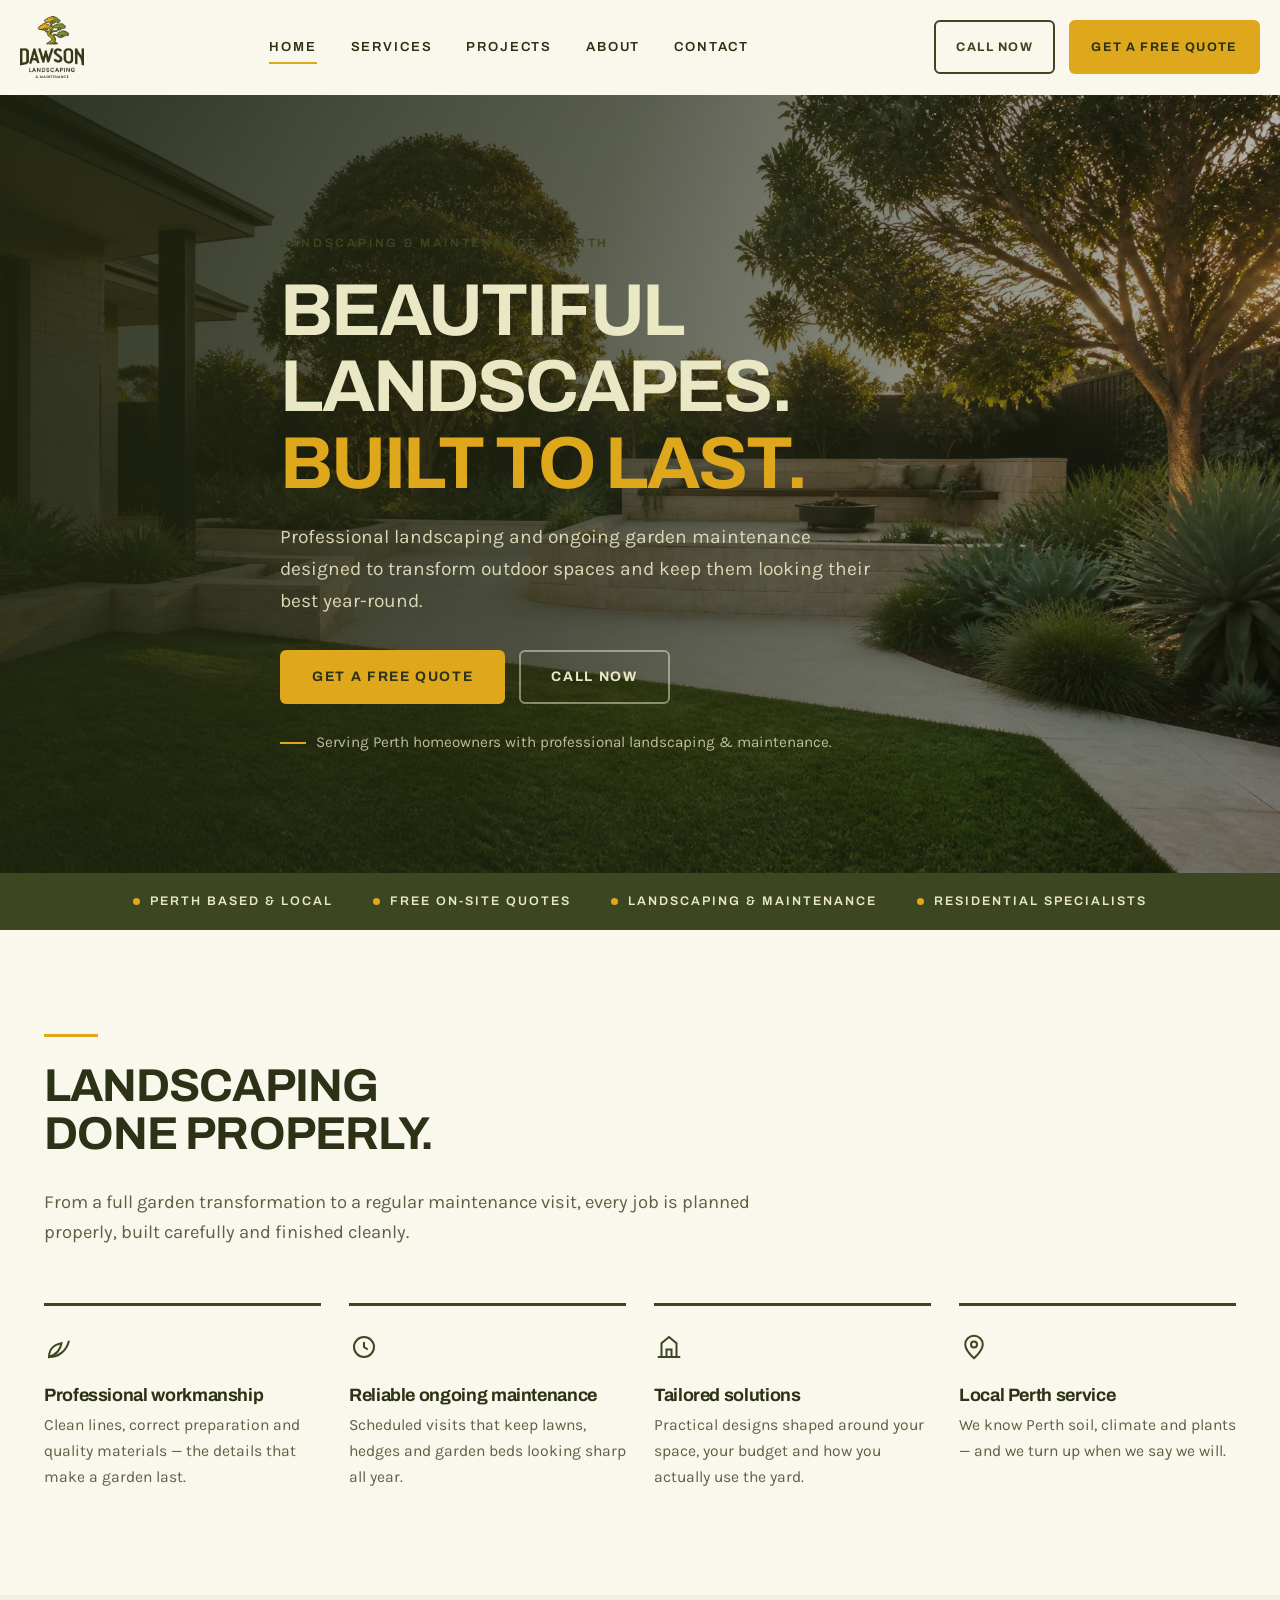
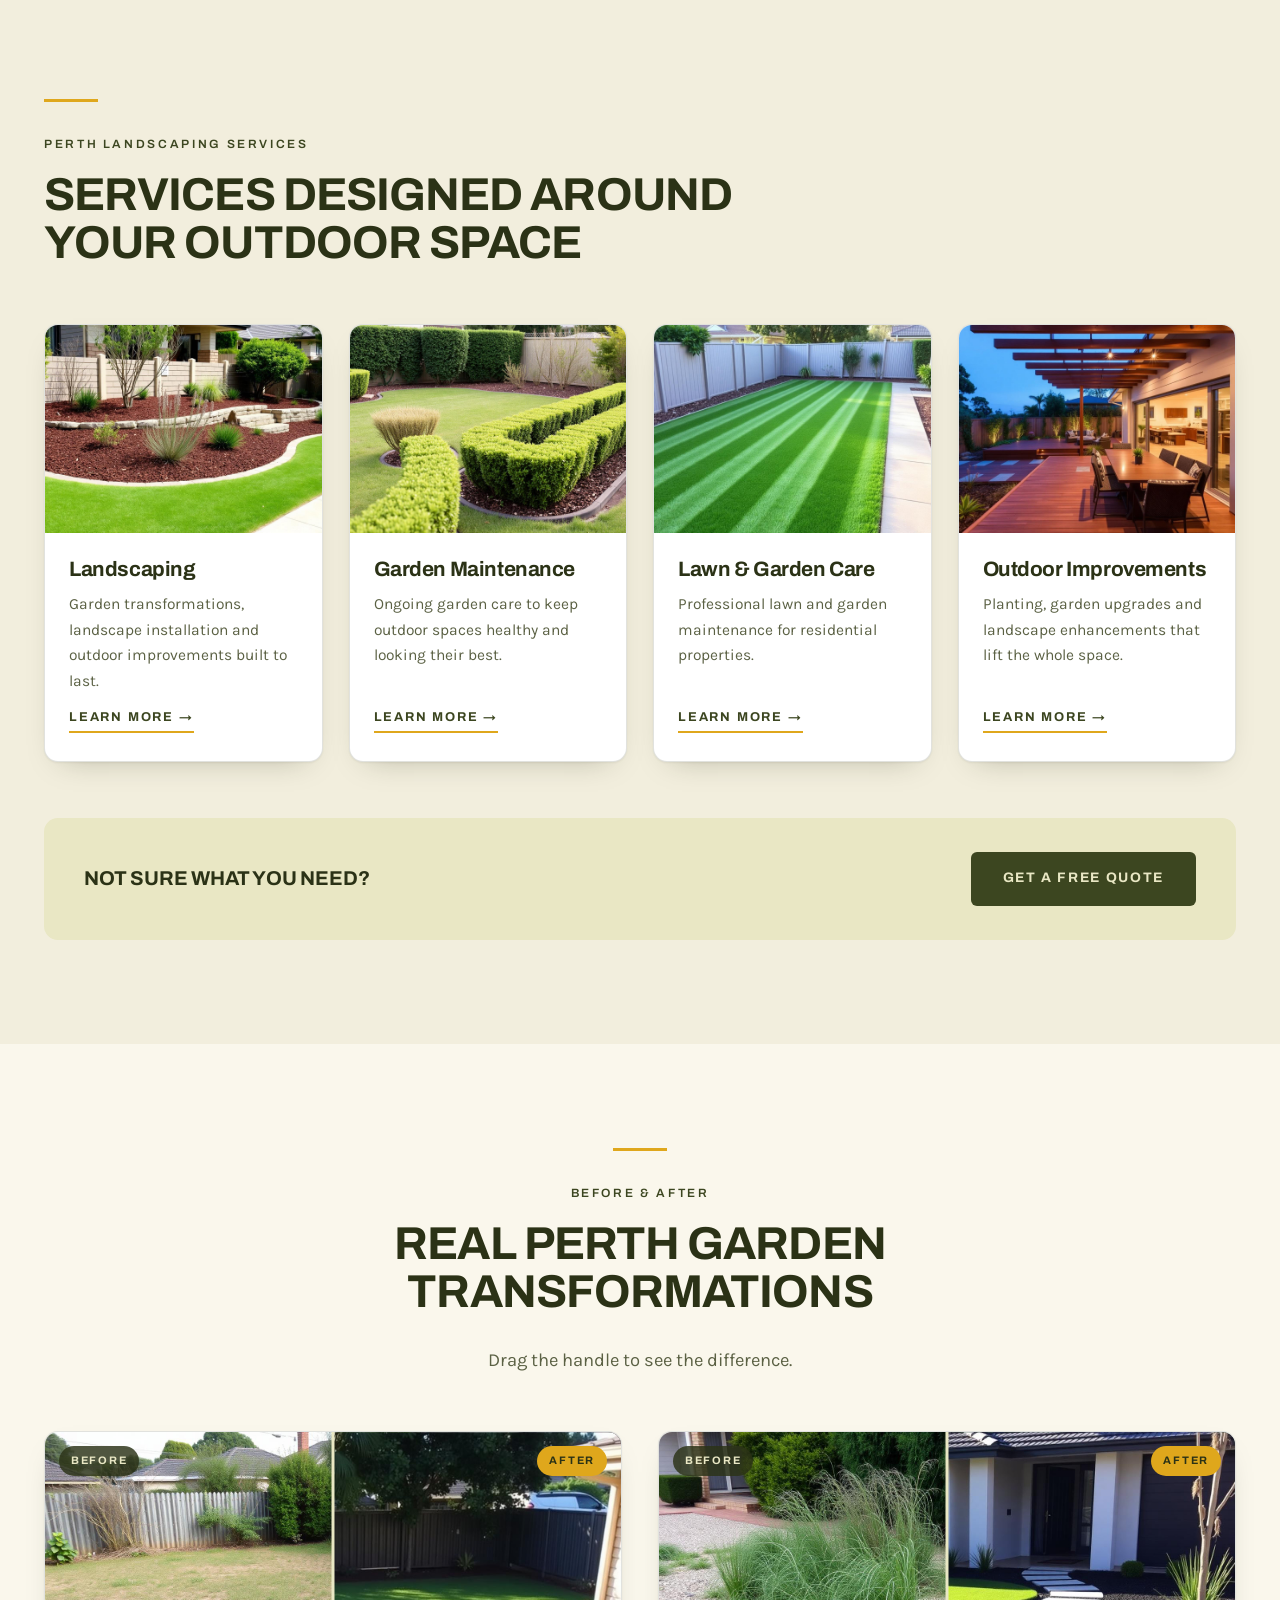
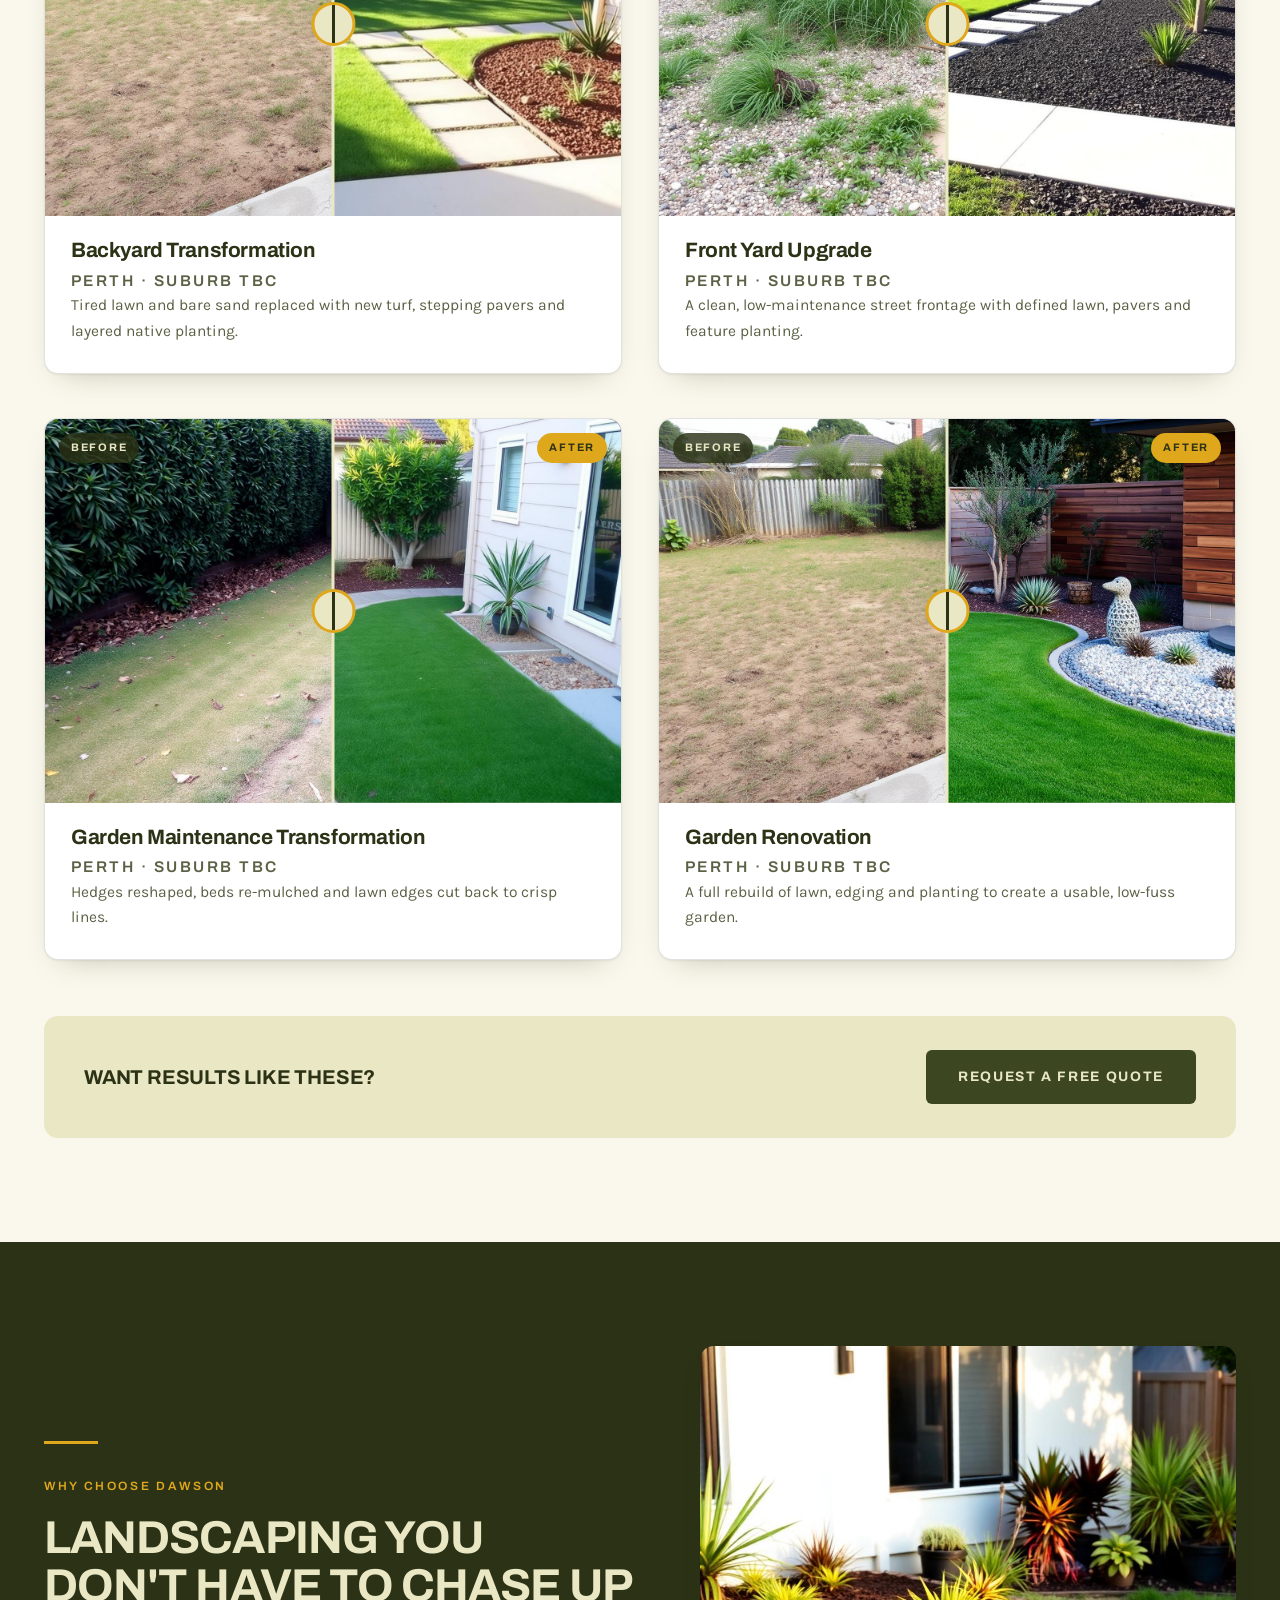
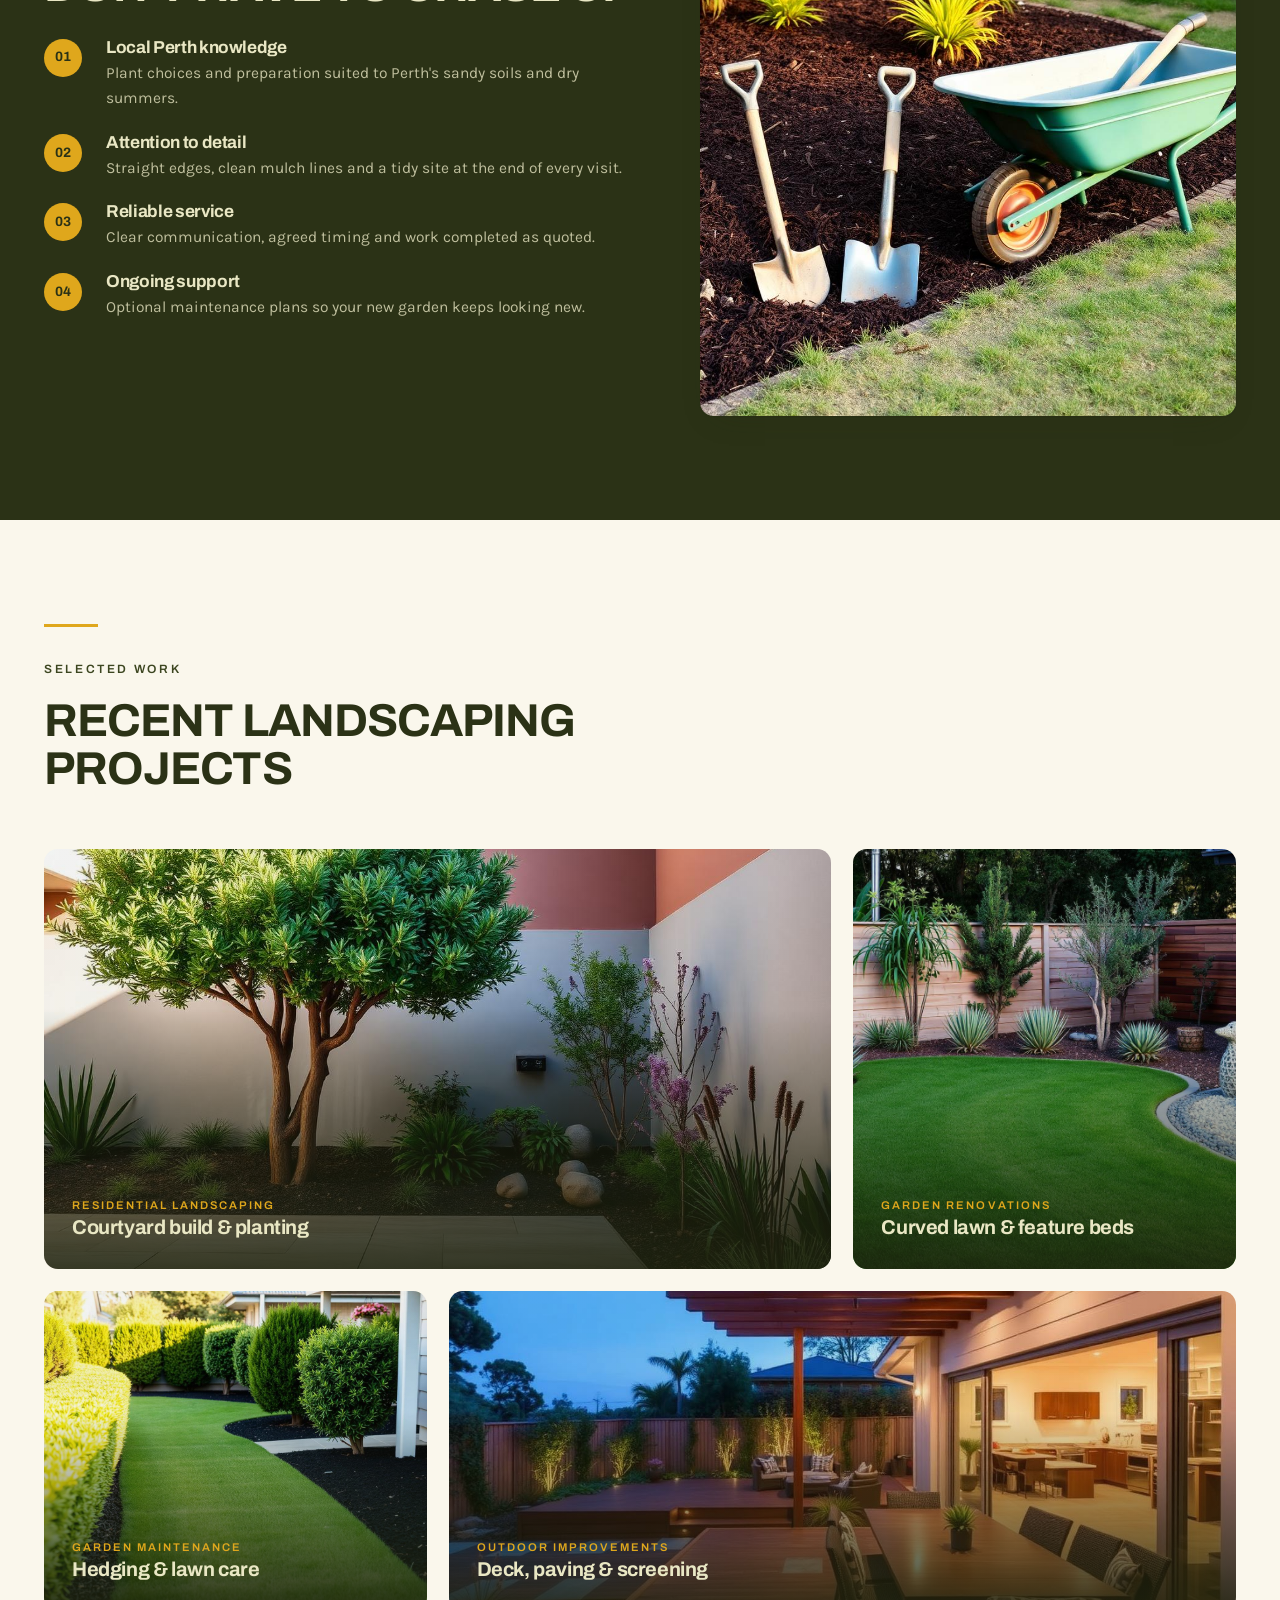
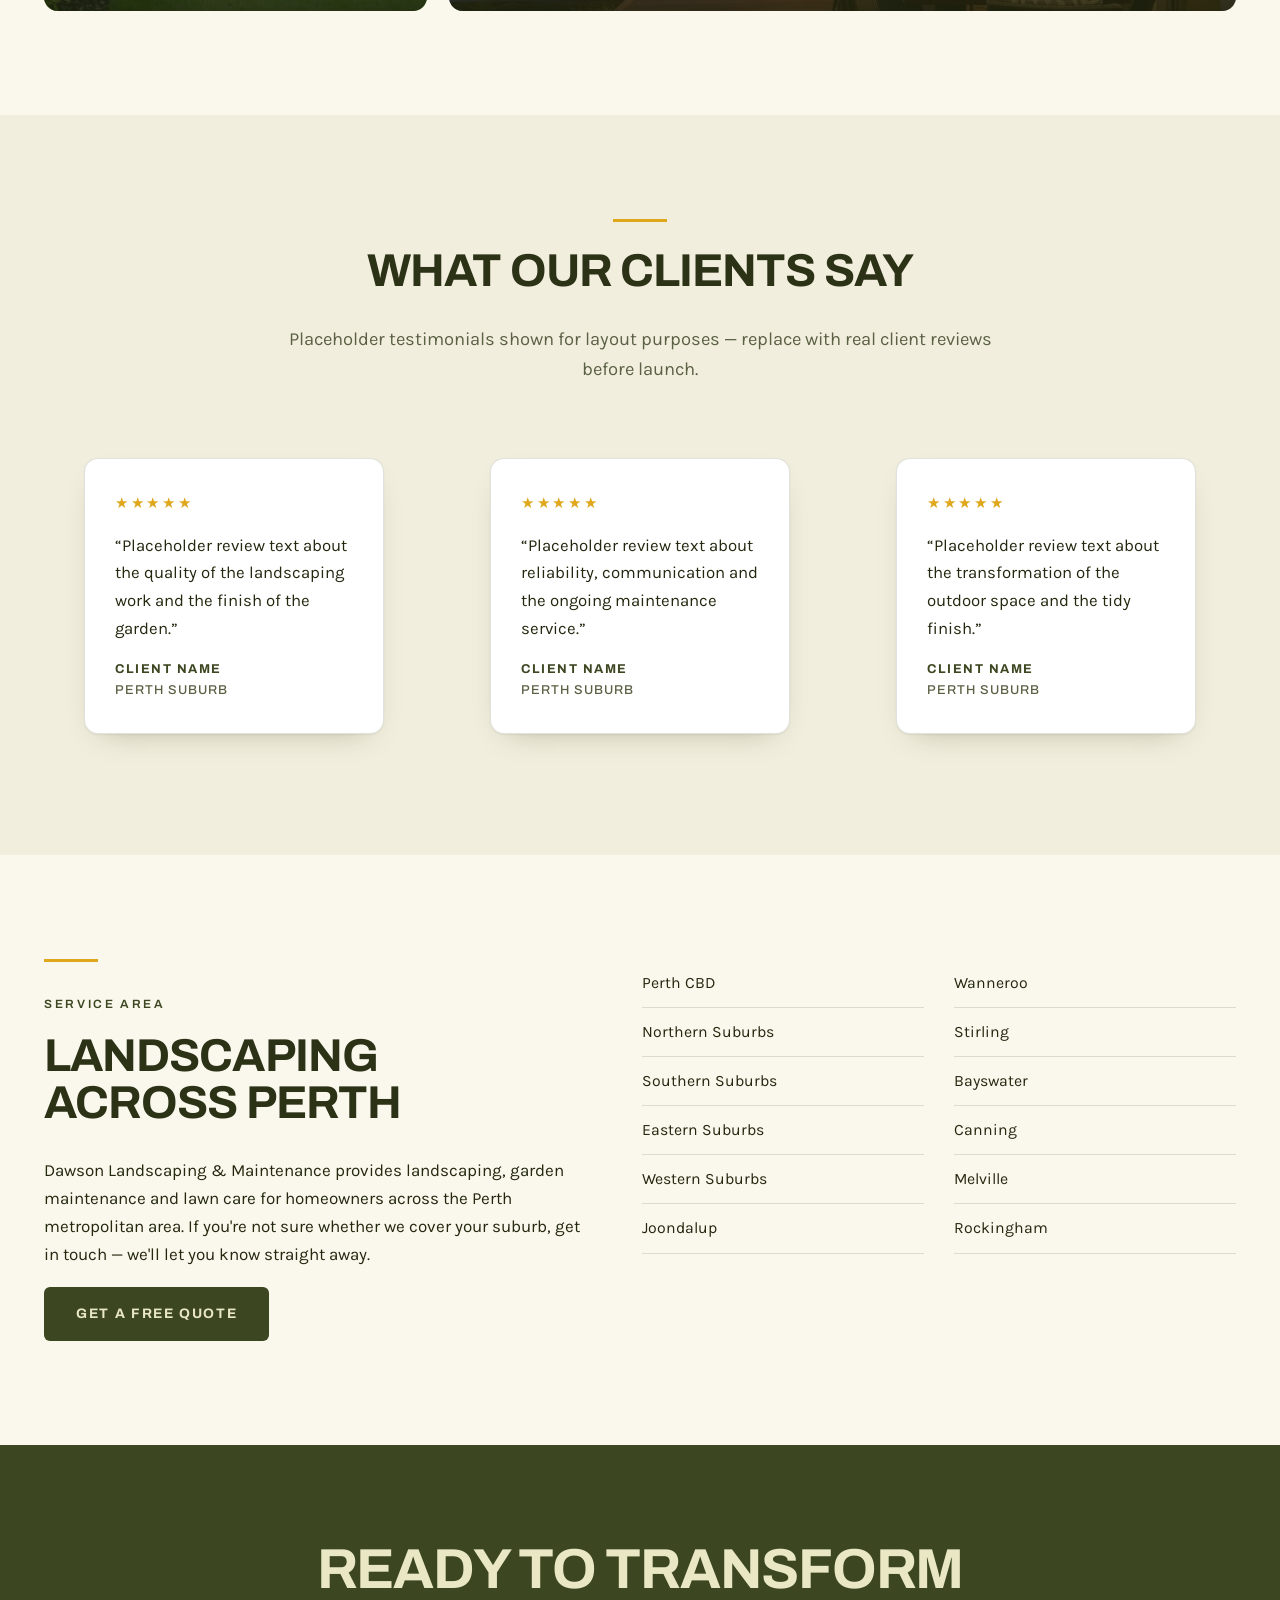
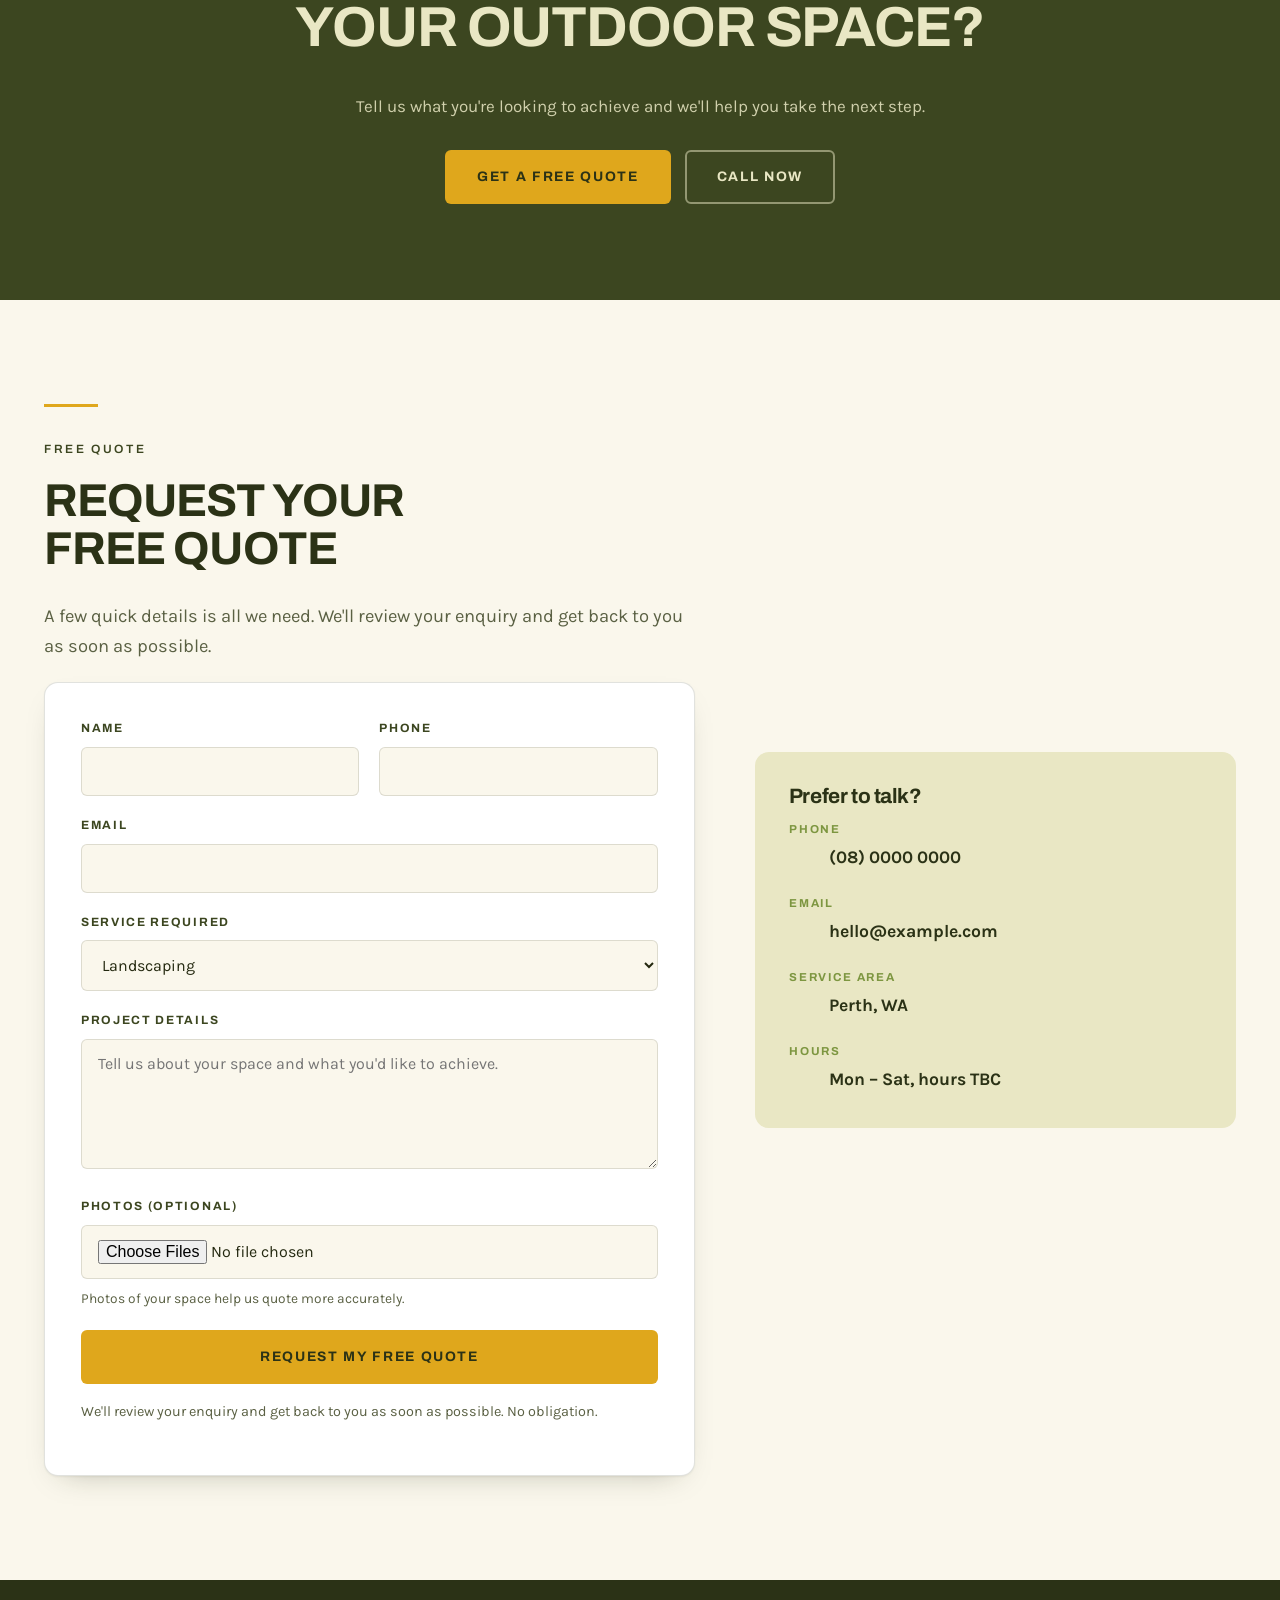
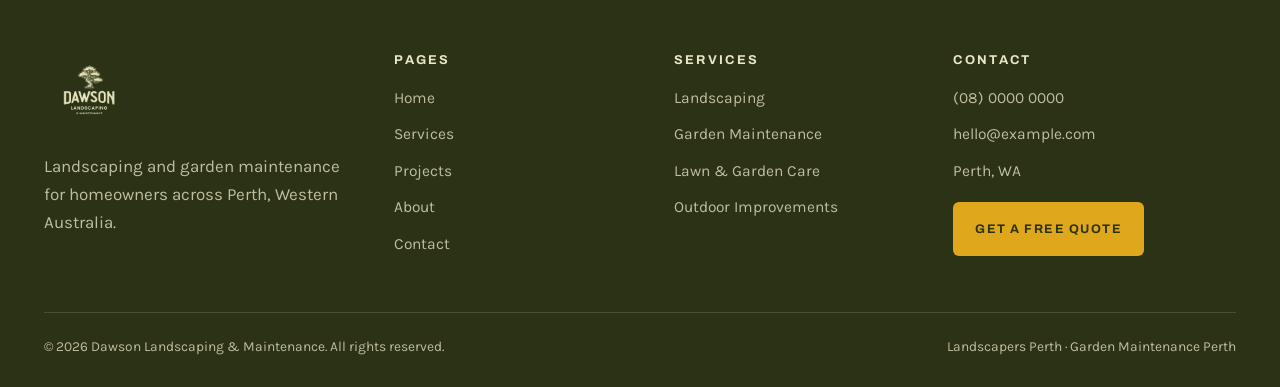
<file: index.html>
<!DOCTYPE html>
<html lang="en-AU">
<head>
<meta charset="utf-8">
<meta name="viewport" content="width=device-width, initial-scale=1">
<title>Landscapers Perth | Dawson Landscaping &amp; Maintenance</title>
<meta name="description" content="Dawson Landscaping &amp; Maintenance are Perth landscapers delivering garden transformations, landscape installation and ongoing garden maintenance. Get a free quote today.">
<link rel="canonical" href="/">
<meta name="theme-color" content="#3c4620">
<meta property="og:type" content="website">
<meta property="og:title" content="Landscapers Perth | Dawson Landscaping &amp; Maintenance">
<meta property="og:description" content="Professional landscaping and garden maintenance across Perth. Garden transformations, lawn care and outdoor improvements. Free quotes.">
<meta property="og:url" content="/">
<meta property="og:image" content="assets/img/hero.jpg">
<meta name="twitter:card" content="summary_large_image">
<link rel="icon" href="assets/img/mark.png" type="image/png">
<link rel="preconnect" href="https://fonts.googleapis.com">
<link rel="preconnect" href="https://fonts.gstatic.com" crossorigin>
<link href="https://fonts.googleapis.com/css2?family=Archivo:wght@500;600;700;800&family=Karla:wght@400;500;700&display=swap" rel="stylesheet">
<link rel="stylesheet" href="assets/css/style.css">

<!-- ANALYTICS PLACEHOLDER ---------------------------------------------------
     Paste the GA4 (gtag.js) or Google Tag Manager container snippet here.
     Then uncomment the matching lines in assets/js/script.js (trackEvent()).
     Do not commit real measurement IDs into a public repo without review.
------------------------------------------------------------------------- -->

<!-- LocalBusiness schema. REPLACE the placeholder phone, email, address,
     geo coordinates and social profile URLs with the client's real details. -->
<script type="application/ld+json">
{
  "@context": "https://schema.org",
  "@type": "LandscapingBusiness",
  "name": "Dawson Landscaping & Maintenance",
  "description": "Landscaping and garden maintenance services for homeowners across Perth, Western Australia.",
  "url": "https://example.com/",
  "image": "https://example.com/assets/img/hero.jpg",
  "logo": "https://example.com/assets/img/logo-dark.png",
  "telephone": "+61 000 000 000",
  "email": "hello@example.com",
  "priceRange": "$$",
  "address": {
    "@type": "PostalAddress",
    "addressLocality": "Perth",
    "addressRegion": "WA",
    "addressCountry": "AU"
  },
  "areaServed": { "@type": "City", "name": "Perth" },
  "sameAs": ["https://www.facebook.com/", "https://www.instagram.com/"]
}
</script>
</head>
<body>
<a class="skip-link" href="#main">Skip to content</a>

<!-- HEADER (Elementor: global header) -->
<header class="site-header">
  <div class="container header-inner">
    <a class="brand" href="index.html" aria-label="Dawson Landscaping &amp; Maintenance — home">
      <img src="assets/img/logo-dark.png" alt="Dawson Landscaping &amp; Maintenance logo" width="240" height="124">
    </a>
    <nav class="nav" aria-label="Primary">
      <a href="index.html" aria-current="page">Home</a>
      <a href="services.html">Services</a>
      <a href="projects.html">Projects</a>
      <a href="about.html">About</a>
      <a href="contact.html">Contact</a>
      <!-- <a class="btn btn--primary btn--sm" href="contact.html" data-track="quote-click" data-track-label="mobile-nav">Get a Free Quote</a> -->
    </nav>
    <div class="header-actions">
      <!-- PLACEHOLDER PHONE — replace number in href and text everywhere -->
      <a class="header-phone btn--outline btn btn--sm btn--call-now" href="tel:+61000000000" data-track="phone-click" data-track-label="header">Call Now</a>
      <a class="btn btn--primary btn--sm btn--nav-quote" href="contact.html" data-track="quote-click" data-track-label="header">Get a Free Quote</a>
      <button class="nav-toggle" type="button" aria-expanded="false" aria-label="Toggle navigation menu"><span></span></button>
    </div>
  </div>
</header>

<main id="main">

  <!-- HERO SECTION (Elementor: container, full width) -->
  <section class="hero-section">
    <div class="hero-media">
      <img src="assets/img/hero.jpg" alt="Modern Perth backyard with new lawn, limestone paving and native garden beds" width="1920" height="1088" fetchpriority="high">
    </div>
    <div class="container hero-inner">
      <p class="eyebrow">Landscaping &amp; Maintenance · Perth</p>
      <h1>Beautiful landscapes. <em>Built to last.</em></h1>
      <p class="hero-copy">Professional landscaping and ongoing garden maintenance designed to transform outdoor spaces and keep them looking their best year-round.</p>
      <div class="btn-row">
        <a class="btn btn--primary" href="contact.html" data-track="quote-click" data-track-label="hero">Get a Free Quote</a>
        <a class="btn btn--outline-light" href="tel:+61000000000" data-track="phone-click" data-track-label="hero">Call Now</a>
      </div>
      <p class="hero-note">Serving Perth homeowners with professional landscaping &amp; maintenance.</p>
    </div>
  </section>

  <!-- TRUST STRIP -->
  <div class="trust-strip">
    <div class="container">
      <ul>
        <li>Perth Based &amp; Local</li>
        <li>Free On-Site Quotes</li>
        <li>Landscaping &amp; Maintenance</li>
        <li>Residential Specialists</li>
      </ul>
    </div>
  </div>

  <!-- TRUST / VALUE SECTION -->
  <section class="section trust-section">
    <div class="container">
      <div class="section-head reveal">
        <hr class="rule">
        <h2>Landscaping done properly.</h2>
        <p class="lead">From a full garden transformation to a regular maintenance visit, every job is planned properly, built carefully and finished cleanly.</p>
      </div>
      <div class="value-grid">
        <article class="value-card reveal">
          <svg class="icon" viewBox="0 0 24 24" fill="none" stroke-width="1.6" aria-hidden="true"><path d="M4 20c0-6 4-10 10-11-1 6-4 9-10 11Z"/><path d="M4 20c8 0 14-5 16-13"/></svg>
          <h3>Professional workmanship</h3>
          <p>Clean lines, correct preparation and quality materials — the details that make a garden last.</p>
        </article>
        <article class="value-card reveal">
          <svg class="icon" viewBox="0 0 24 24" fill="none" stroke-width="1.6" aria-hidden="true"><circle cx="12" cy="12" r="8"/><path d="M12 8v4l3 2"/></svg>
          <h3>Reliable ongoing maintenance</h3>
          <p>Scheduled visits that keep lawns, hedges and garden beds looking sharp all year.</p>
        </article>
        <article class="value-card reveal">
          <svg class="icon" viewBox="0 0 24 24" fill="none" stroke-width="1.6" aria-hidden="true"><path d="M3 20h18"/><path d="M6 20V9l6-5 6 5v11"/><path d="M10 20v-6h4v6"/></svg>
          <h3>Tailored solutions</h3>
          <p>Practical designs shaped around your space, your budget and how you actually use the yard.</p>
        </article>
        <article class="value-card reveal">
          <svg class="icon" viewBox="0 0 24 24" fill="none" stroke-width="1.6" aria-hidden="true"><path d="M12 21s7-6.2 7-11a7 7 0 1 0-14 0c0 4.8 7 11 7 11Z"/><circle cx="12" cy="10" r="2.4"/></svg>
          <h3>Local Perth service</h3>
          <p>We know Perth soil, climate and plants — and we turn up when we say we will.</p>
        </article>
      </div>
    </div>
  </section>

  <!-- SERVICES SECTION -->
  <section class="section section--alt services-section" id="services">
    <div class="container">
      <div class="section-head reveal">
        <hr class="rule">
        <p class="eyebrow">Perth landscaping services</p>
        <h2>Services designed around your outdoor space</h2>
      </div>
      <div class="services-grid">
        <article class="service-card reveal">
          <div class="service-card__media"><img src="assets/img/svc-landscaping.jpg" alt="New garden bed, limestone edging and lawn installed at a Perth home" width="1280" height="960" loading="lazy"></div>
          <div class="service-card__body">
            <h3>Landscaping</h3>
            <p>Garden transformations, landscape installation and outdoor improvements built to last.</p>
            <a class="link-arrow" href="services.html#landscaping" data-track="service-enquiry" data-track-label="landscaping">Learn more →</a>
          </div>
        </article>
        <article class="service-card reveal">
          <div class="service-card__media"><img src="assets/img/svc-maintenance.jpg" alt="Neatly trimmed hedges and mulched garden beds after a maintenance visit" width="1280" height="960" loading="lazy"></div>
          <div class="service-card__body">
            <h3>Garden Maintenance</h3>
            <p>Ongoing garden care to keep outdoor spaces healthy and looking their best.</p>
            <a class="link-arrow" href="services.html#maintenance" data-track="service-enquiry" data-track-label="garden-maintenance">Learn more →</a>
          </div>
        </article>
        <article class="service-card reveal">
          <div class="service-card__media"><img src="assets/img/svc-lawn.jpg" alt="Freshly mown striped lawn with crisp edges in a Perth backyard" width="1280" height="960" loading="lazy"></div>
          <div class="service-card__body">
            <h3>Lawn &amp; Garden Care</h3>
            <p>Professional lawn and garden maintenance for residential properties.</p>
            <a class="link-arrow" href="services.html#lawn" data-track="service-enquiry" data-track-label="lawn-care">Learn more →</a>
          </div>
        </article>
        <article class="service-card reveal">
          <div class="service-card__media"><img src="assets/img/svc-outdoor.jpg" alt="Timber deck and paved outdoor entertaining area with feature planting" width="1280" height="960" loading="lazy"></div>
          <div class="service-card__body">
            <h3>Outdoor Improvements</h3>
            <p>Planting, garden upgrades and landscape enhancements that lift the whole space.</p>
            <a class="link-arrow" href="services.html#outdoor" data-track="service-enquiry" data-track-label="outdoor-improvements">Learn more →</a>
          </div>
        </article>
      </div>
      <div class="inline-cta reveal">
        <p>Not sure what you need?</p>
        <a class="btn btn--solid" href="contact.html" data-track="quote-click" data-track-label="services-inline">Get a Free Quote</a>
      </div>
    </div>
  </section>

  <!-- BEFORE &amp; AFTER SECTION -->
  <section class="section projects-section" id="transformations">
    <div class="container">
      <div class="section-head section-head--center reveal">
        <hr class="rule">
        <p class="eyebrow">Before &amp; after</p>
        <h2>Real Perth garden transformations</h2>
        <p class="lead">Drag the handle to see the difference. <!-- PLACEHOLDER IMAGES: swap in real client project photos --></p>
      </div>
      <div class="ba-grid">
        <article class="ba-card reveal">
          <div class="ba-viewer" data-project="backyard-transformation">
            <img class="ba-viewer__before" src="assets/img/ba1-before.jpg" alt="Backyard before landscaping with patchy dead lawn and bare soil" width="1440" height="960" loading="lazy">
            <img class="ba-viewer__after" src="assets/img/ba1-after.jpg" alt="Same backyard after landscaping with new lawn, pavers and garden beds" width="1440" height="960" loading="lazy">
            <span class="ba-tag ba-tag--before">Before</span>
            <span class="ba-tag ba-tag--after">After</span>
            <span class="ba-handle" aria-hidden="true"></span>
            <input class="ba-range" type="range" min="0" max="100" value="50" aria-label="Reveal the after photo of the backyard transformation">
          </div>
          <div class="ba-card__body">
            <h3>Backyard Transformation</h3>
            <p class="ba-meta">Perth · Suburb TBC</p>
            <p>Tired lawn and bare sand replaced with new turf, stepping pavers and layered native planting.</p>
          </div>
        </article>
        <article class="ba-card reveal">
          <div class="ba-viewer" data-project="front-yard-upgrade">
            <img class="ba-viewer__before" src="assets/img/ba2-before.jpg" alt="Front yard before renovation with weeds and overgrown grasses" width="1440" height="960" loading="lazy">
            <img class="ba-viewer__after" src="assets/img/ba2-after.jpg" alt="Front yard after renovation with lawn, stepping stones and structured planting" width="1440" height="960" loading="lazy">
            <span class="ba-tag ba-tag--before">Before</span>
            <span class="ba-tag ba-tag--after">After</span>
            <span class="ba-handle" aria-hidden="true"></span>
            <input class="ba-range" type="range" min="0" max="100" value="50" aria-label="Reveal the after photo of the front yard upgrade">
          </div>
          <div class="ba-card__body">
            <h3>Front Yard Upgrade</h3>
            <p class="ba-meta">Perth · Suburb TBC</p>
            <p>A clean, low-maintenance street frontage with defined lawn, pavers and feature planting.</p>
          </div>
        </article>
        <article class="ba-card reveal">
          <div class="ba-viewer" data-project="garden-maintenance">
            <img class="ba-viewer__before" src="assets/img/ba3-before.jpg" alt="Side garden before maintenance with overgrown hedges and leaf litter" width="1440" height="960" loading="lazy">
            <img class="ba-viewer__after" src="assets/img/ba3-after.jpg" alt="Side garden after maintenance with clipped hedges and tidy mulched beds" width="1440" height="960" loading="lazy">
            <span class="ba-tag ba-tag--before">Before</span>
            <span class="ba-tag ba-tag--after">After</span>
            <span class="ba-handle" aria-hidden="true"></span>
            <input class="ba-range" type="range" min="0" max="100" value="50" aria-label="Reveal the after photo of the garden maintenance transformation">
          </div>
          <div class="ba-card__body">
            <h3>Garden Maintenance Transformation</h3>
            <p class="ba-meta">Perth · Suburb TBC</p>
            <p>Hedges reshaped, beds re-mulched and lawn edges cut back to crisp lines.</p>
          </div>
        </article>
        <article class="ba-card reveal">
          <div class="ba-viewer" data-project="garden-renovation">
            <img class="ba-viewer__before" src="assets/img/ba1-before.jpg" alt="Garden before renovation, bare and untidy" width="1440" height="960" loading="lazy">
            <img class="ba-viewer__after" src="assets/img/project-2.jpg" alt="Garden after renovation with curved lawn and sculptural planting" width="1440" height="960" loading="lazy">
            <span class="ba-tag ba-tag--before">Before</span>
            <span class="ba-tag ba-tag--after">After</span>
            <span class="ba-handle" aria-hidden="true"></span>
            <input class="ba-range" type="range" min="0" max="100" value="50" aria-label="Reveal the after photo of the garden renovation">
          </div>
          <div class="ba-card__body">
            <h3>Garden Renovation</h3>
            <p class="ba-meta">Perth · Suburb TBC</p>
            <p>A full rebuild of lawn, edging and planting to create a usable, low-fuss garden.</p>
          </div>
        </article>
      </div>
      <div class="inline-cta reveal">
        <p>Want results like these?</p>
        <a class="btn btn--solid" href="contact.html" data-track="quote-click" data-track-label="before-after">Request a Free Quote</a>
      </div>
    </div>
  </section>

  <!-- WHY CHOOSE DAWSON -->
  <section class="section section--dark why-section" id="why">
    <div class="container why-layout">
      <div class="reveal">
        <hr class="rule">
        <p class="eyebrow">Why choose Dawson</p>
        <h2>Landscaping you don't have to chase up</h2>
        <ul class="why-list">
          <li><span class="num">01</span><div><h3>Local Perth knowledge</h3><p>Plant choices and preparation suited to Perth's sandy soils and dry summers.</p></div></li>
          <li><span class="num">02</span><div><h3>Attention to detail</h3><p>Straight edges, clean mulch lines and a tidy site at the end of every visit.</p></div></li>
          <li><span class="num">03</span><div><h3>Reliable service</h3><p>Clear communication, agreed timing and work completed as quoted.</p></div></li>
          <li><span class="num">04</span><div><h3>Ongoing support</h3><p>Optional maintenance plans so your new garden keeps looking new.</p></div></li>
        </ul>
      </div>
      <div class="media-frame reveal">
        <img src="assets/img/about.jpg" alt="Landscaping tools and wheelbarrow beside a freshly mulched garden bed" width="1200" height="1200" loading="lazy">
      </div>
    </div>
  </section>

  <!-- PROJECT SHOWCASE -->
  <section class="section showcase-section">
    <div class="container">
      <div class="section-head reveal">
        <hr class="rule">
        <p class="eyebrow">Selected work</p>
        <h2>Recent landscaping projects</h2>
      </div>
      <div class="projects-grid">
        <a class="project-card project-card--wide project-card--tall reveal" href="projects.html" data-track="gallery-interaction" data-track-label="residential-landscaping">
          <img src="assets/img/project-1.jpg" alt="Modern residential courtyard with limestone paving and a feature tree" width="1200" height="1200" loading="lazy">
          <div class="project-card__body"><span>Residential Landscaping</span><h3>Courtyard build &amp; planting</h3></div>
        </a>
        <a class="project-card project-card--tall reveal" href="projects.html" data-track="gallery-interaction" data-track-label="garden-renovation">
          <img src="assets/img/project-2.jpg" alt="Renovated garden with curved lawn and sculptural succulent planting" width="1440" height="960" loading="lazy">
          <div class="project-card__body"><span>Garden Renovations</span><h3>Curved lawn &amp; feature beds</h3></div>
        </a>
        <a class="project-card reveal" href="projects.html" data-track="gallery-interaction" data-track-label="garden-maintenance">
          <img src="assets/img/project-3.jpg" alt="Well maintained garden with clipped hedging and crisp lawn edges" width="1440" height="960" loading="lazy">
          <div class="project-card__body"><span>Garden Maintenance</span><h3>Hedging &amp; lawn care</h3></div>
        </a>
        <a class="project-card project-card--wide reveal" href="projects.html" data-track="gallery-interaction" data-track-label="outdoor-improvements">
          <img src="assets/img/svc-outdoor.jpg" alt="Outdoor entertaining area with timber decking and screening plants" width="1280" height="960" loading="lazy">
          <div class="project-card__body"><span>Outdoor Improvements</span><h3>Deck, paving &amp; screening</h3></div>
        </a>
      </div>
    </div>
  </section>

  <!-- TESTIMONIALS (PLACEHOLDER CONTENT — replace with real reviews) -->
  <section class="section section--alt testimonials-section">
    <div class="container">
      <div class="section-head section-head--center reveal">
        <hr class="rule">
        <h2>What our clients say</h2>
        <p class="lead">Placeholder testimonials shown for layout purposes — replace with real client reviews before launch.</p>
      </div>
      <div class="testimonial-grid">
        <figure class="testimonial-card reveal">
          <div class="stars" aria-label="5 out of 5 stars">★★★★★</div>
          <blockquote>“Placeholder review text about the quality of the landscaping work and the finish of the garden.”</blockquote>
          <cite>Client Name <span>Perth suburb</span></cite>
        </figure>
        <figure class="testimonial-card reveal">
          <div class="stars" aria-label="5 out of 5 stars">★★★★★</div>
          <blockquote>“Placeholder review text about reliability, communication and the ongoing maintenance service.”</blockquote>
          <cite>Client Name <span>Perth suburb</span></cite>
        </figure>
        <figure class="testimonial-card reveal">
          <div class="stars" aria-label="5 out of 5 stars">★★★★★</div>
          <blockquote>“Placeholder review text about the transformation of the outdoor space and the tidy finish.”</blockquote>
          <cite>Client Name <span>Perth suburb</span></cite>
        </figure>
      </div>
    </div>
  </section>

  <!-- PERTH SERVICE AREA -->
  <section class="section area-section" id="service-area">
    <div class="container area-layout">
      <div class="reveal">
        <hr class="rule">
        <p class="eyebrow">Service area</p>
        <h2>Landscaping across Perth</h2>
        <p>Dawson Landscaping &amp; Maintenance provides landscaping, garden maintenance and lawn care for homeowners across the Perth metropolitan area. If you're not sure whether we cover your suburb, get in touch — we'll let you know straight away.</p>
        <div class="btn-row">
          <a class="btn btn--solid" href="contact.html" data-track="quote-click" data-track-label="service-area">Get a Free Quote</a>
        </div>
      </div>
      <div class="reveal">
        <!-- PLACEHOLDER SUBURB LIST — replace with the client's actual coverage -->
        <ul class="area-list">
          <li>Perth CBD</li><li>Northern Suburbs</li><li>Southern Suburbs</li>
          <li>Eastern Suburbs</li><li>Western Suburbs</li><li>Joondalup</li>
          <li>Wanneroo</li><li>Stirling</li><li>Bayswater</li>
          <li>Canning</li><li>Melville</li><li>Rockingham</li>
        </ul>
      </div>
    </div>
  </section>

  <!-- FINAL CTA -->
  <section class="cta-section quote-section">
    <div class="container container--narrow reveal">
      <h2>Ready to transform your outdoor space?</h2>
      <p>Tell us what you're looking to achieve and we'll help you take the next step.</p>
      <div class="btn-row">
        <a class="btn btn--primary" href="contact.html" data-track="quote-click" data-track-label="final-cta">Get a Free Quote</a>
        <a class="btn btn--outline-light" href="tel:+61000000000" data-track="phone-click" data-track-label="final-cta">Call Now</a>
      </div>
    </div>
  </section>

  <!-- CONTACT / QUOTE FORM -->
  <section class="section contact-section" id="quote">
    <div class="container quote-layout">
      <div class="reveal">
        <hr class="rule">
        <p class="eyebrow">Free quote</p>
        <h2>Request your free quote</h2>
        <p class="lead">A few quick details is all we need. We'll review your enquiry and get back to you as soon as possible.</p>
        <form class="quote-form" data-quote-form data-form-name="home-quote" novalidate>
          <div class="field-row">
            <div class="field">
              <label for="h-name">Name</label>
              <input id="h-name" name="name" type="text" autocomplete="name" required>
            </div>
            <div class="field">
              <label for="h-phone">Phone</label>
              <input id="h-phone" name="phone" type="tel" autocomplete="tel" required>
            </div>
          </div>
          <div class="field">
            <label for="h-email">Email</label>
            <input id="h-email" name="email" type="email" autocomplete="email" required>
          </div>
          <div class="field">
            <label for="h-service">Service required</label>
            <select id="h-service" name="service">
              <option>Landscaping</option>
              <option>Garden Maintenance</option>
              <option>Lawn &amp; Garden Care</option>
              <option>Outdoor Improvements</option>
              <option>Not sure yet</option>
            </select>
          </div>
          <div class="field">
            <label for="h-details">Project details</label>
            <textarea id="h-details" name="details" placeholder="Tell us about your space and what you'd like to achieve."></textarea>
          </div>
          <div class="field">
            <label for="h-photos">Photos (optional)</label>
            <input id="h-photos" name="photos" type="file" accept="image/*" multiple>
            <p class="field-hint">Photos of your space help us quote more accurately.</p>
          </div>
          <button class="btn btn--primary btn--block" type="submit" data-track="contact-submit" data-track-label="home-quote">Request My Free Quote</button>
          <p class="form-note">We'll review your enquiry and get back to you as soon as possible. No obligation.</p>
          <p class="form-status" role="status" tabindex="-1" hidden></p>
        </form>
      </div>
      <aside class="contact-panel reveal">
        <h3>Prefer to talk?</h3>
        <!-- PLACEHOLDER CONTACT DETAILS — replace phone, email and hours -->
        <dl class="contact-list">
          <div><dt>Phone</dt><dd class="contact-value"><a href="tel:+61000000000" data-track="phone-click" data-track-label="contact-panel">(08) 0000 0000</a></dd></div>
          <div><dt>Email</dt><dd class="contact-value"><a href="mailto:hello@example.com">hello@example.com</a></dd></div>
          <div><dt>Service area</dt><dd class="contact-value">Perth, WA</dd></div>
          <div><dt>Hours</dt><dd class="contact-value">Mon – Sat, hours TBC</dd></div>
        </dl>
      </aside>
    </div>
  </section>

</main>

<!-- FOOTER (Elementor: global footer) -->
<footer class="footer">
  <div class="container">
    <div class="footer-grid">
      <div>
        <img class="footer-logo" src="assets/img/logo-light.png" alt="Dawson Landscaping &amp; Maintenance" width="260" height="180" loading="lazy">
        <p>Landscaping and garden maintenance for homeowners across Perth, Western Australia.</p>
      </div>
      <div>
        <h3>Pages</h3>
        <ul>
          <li><a href="index.html">Home</a></li>
          <li><a href="services.html">Services</a></li>
          <li><a href="projects.html">Projects</a></li>
          <li><a href="about.html">About</a></li>
          <li><a href="contact.html">Contact</a></li>
        </ul>
      </div>
      <div>
        <h3>Services</h3>
        <ul>
          <li><a href="services.html#landscaping">Landscaping</a></li>
          <li><a href="services.html#maintenance">Garden Maintenance</a></li>
          <li><a href="services.html#lawn">Lawn &amp; Garden Care</a></li>
          <li><a href="services.html#outdoor">Outdoor Improvements</a></li>
        </ul>
      </div>
      <div>
        <h3>Contact</h3>
        <ul>
          <li><a href="tel:+61000000000" data-track="phone-click" data-track-label="footer">(08) 0000 0000</a></li>
          <li><a href="mailto:hello@example.com">hello@example.com</a></li>
          <li>Perth, WA</li>
        </ul>
        <p style="margin-top:18px"><a class="btn btn--primary btn--sm" href="contact.html" data-track="quote-click" data-track-label="footer">Get a Free Quote</a></p>
      </div>
    </div>
    <div class="footer-bottom">
      <span>© <span data-year>2026</span> Dawson Landscaping &amp; Maintenance. All rights reserved.</span>
      <span>Landscapers Perth · Garden Maintenance Perth</span>
    </div>
  </div>
</footer>

<!-- MOBILE STICKY CTA BAR -->
<div class="mobile-cta">
  <a class="btn btn--outline-light" href="tel:+61000000000" data-track="phone-click" data-track-label="mobile-bar">Call Now</a>
  <a class="btn btn--primary" href="contact.html" data-track="quote-click" data-track-label="mobile-bar">Get a Quote</a>
</div>

<script src="assets/js/script.js" defer></script>
</body>
</html>
</file>
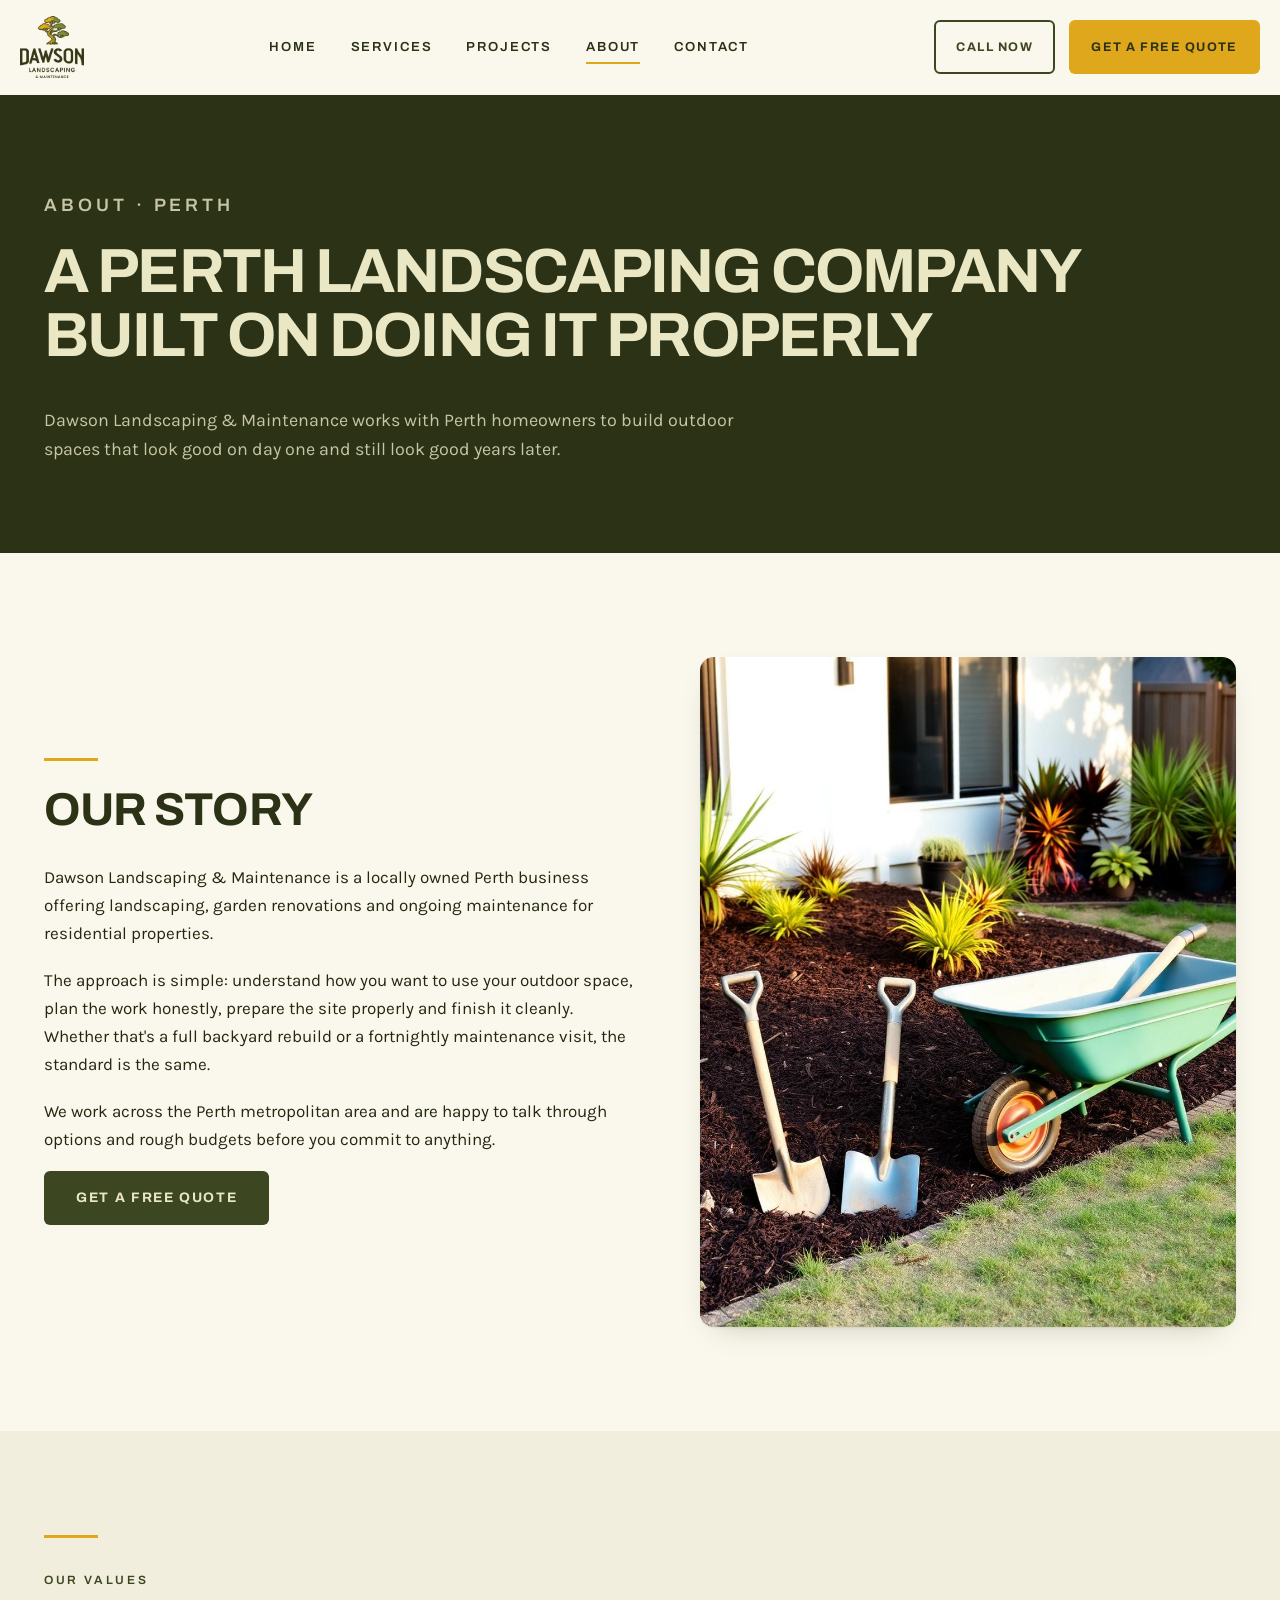
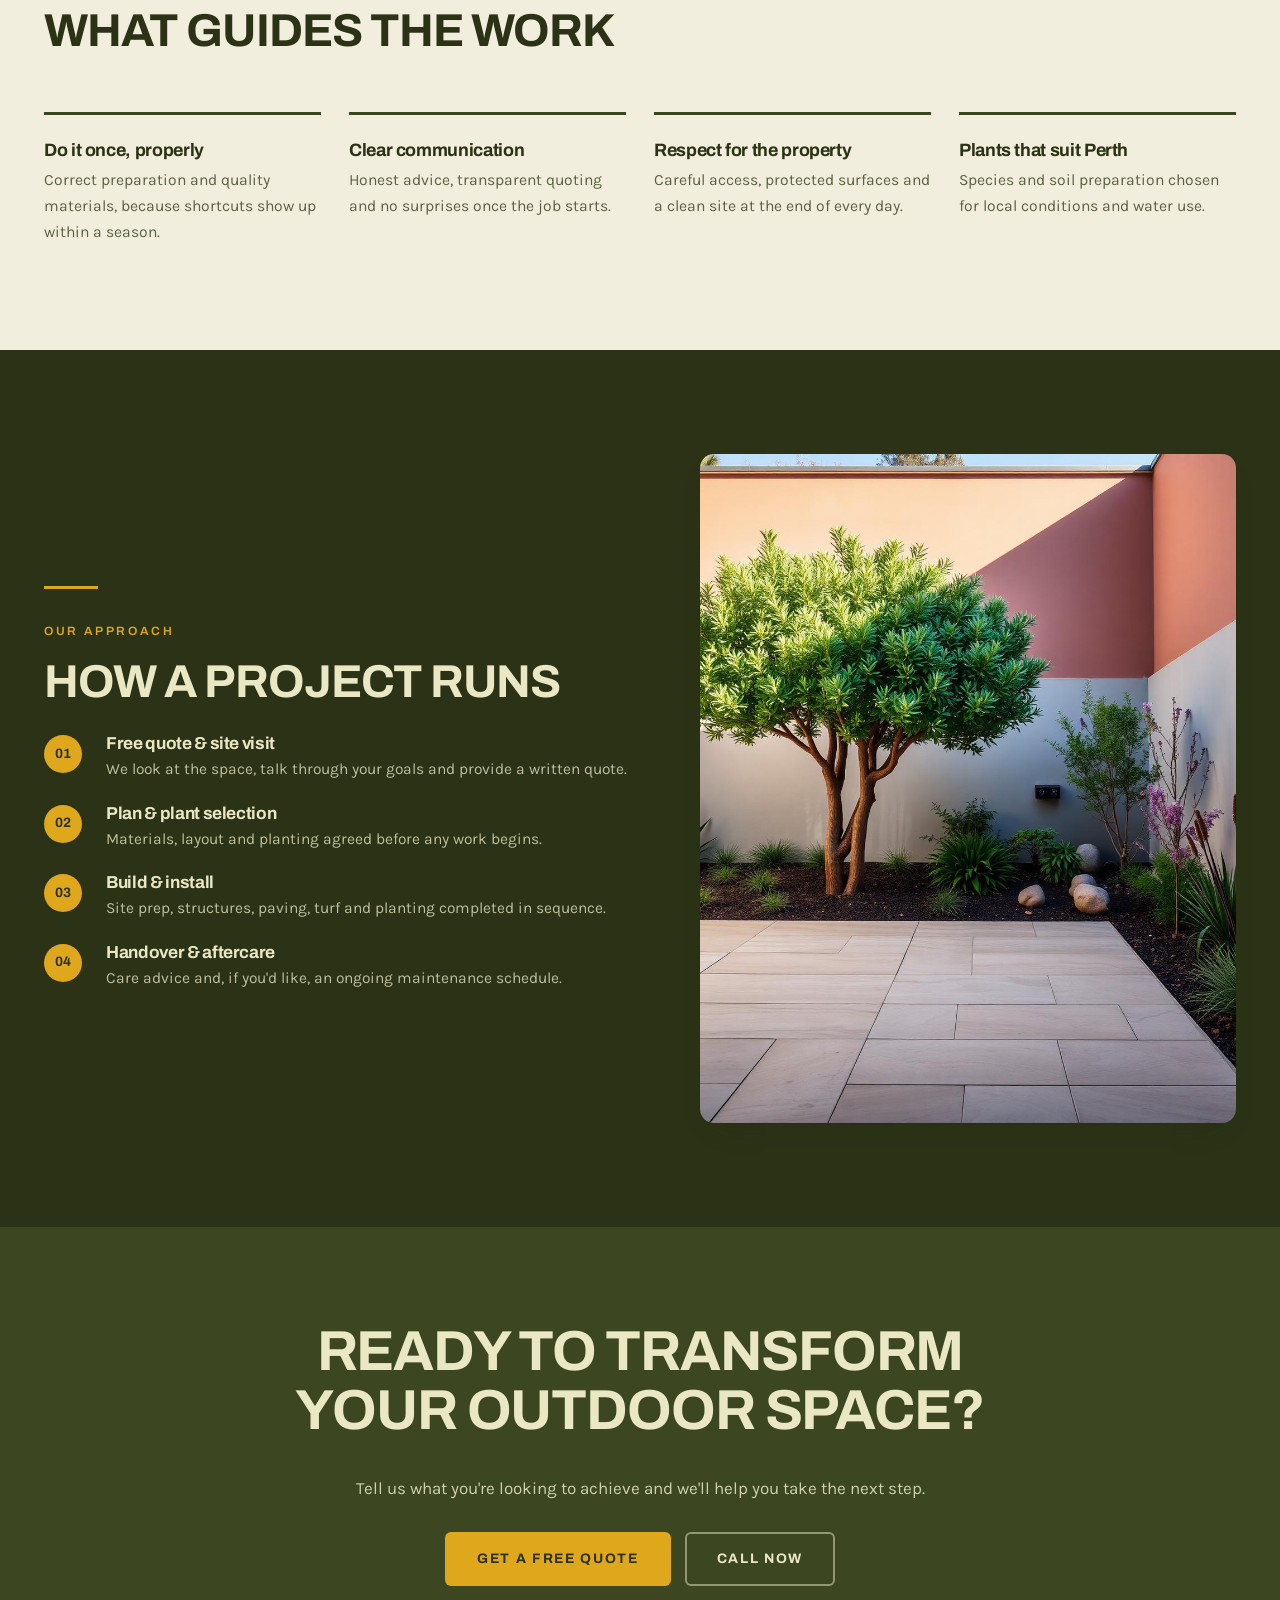
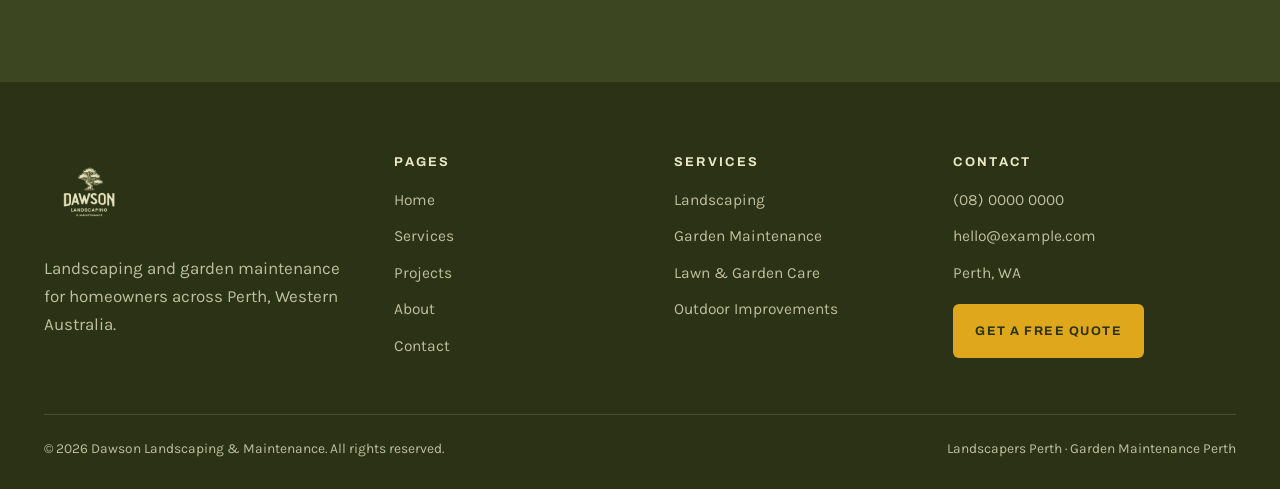
<file: about.html>
<!DOCTYPE html>
<html lang="en-AU">
<head>
<meta charset="utf-8">
<meta name="viewport" content="width=device-width, initial-scale=1">
<title>About Our Perth Landscaping Company | Dawson Landscaping</title>
<meta name="description" content="Dawson Landscaping &amp; Maintenance is a Perth landscaping company focused on quality workmanship, reliable service and gardens that keep looking good.">
<link rel="canonical" href="/about.html">
<meta name="theme-color" content="#3c4620">
<meta property="og:type" content="website">
<meta property="og:title" content="About Our Perth Landscaping Company | Dawson Landscaping">
<meta property="og:description" content="Our approach to landscaping and garden maintenance in Perth: quality workmanship, clear communication, tidy finishes.">
<meta property="og:url" content="/about.html">
<meta property="og:image" content="assets/img/about.jpg">
<meta name="twitter:card" content="summary_large_image">
<link rel="icon" href="assets/img/mark.png" type="image/png">
<link rel="preconnect" href="https://fonts.googleapis.com">
<link rel="preconnect" href="https://fonts.gstatic.com" crossorigin>
<link href="https://fonts.googleapis.com/css2?family=Archivo:wght@500;600;700;800&family=Karla:wght@400;500;700&display=swap" rel="stylesheet">
<link rel="stylesheet" href="assets/css/style.css">
<!-- ANALYTICS PLACEHOLDER: paste GA4 / GTM snippet here -->
</head>
<body>
<a class="skip-link" href="#main">Skip to content</a>

<header class="site-header">
  <div class="container header-inner">
    <a class="brand" href="index.html" aria-label="Dawson Landscaping &amp; Maintenance — home">
      <img src="assets/img/logo-dark.png" alt="Dawson Landscaping &amp; Maintenance logo" width="240" height="124">
    </a>
    <nav class="nav" aria-label="Primary">
      <a href="index.html">Home</a>
      <a href="services.html">Services</a>
      <a href="projects.html">Projects</a>
      <a href="about.html" aria-current="page">About</a>
      <a href="contact.html">Contact</a>
      <!-- <a class="btn btn--primary btn--sm" href="contact.html" data-track="quote-click" data-track-label="mobile-nav">Get a Free Quote</a> -->
    </nav>
    <div class="header-actions">
      <a class="header-phone btn--outline btn btn--sm btn--call-now" href="tel:+61000000000" data-track="phone-click" data-track-label="header">Call Now</a>
      <a class="btn btn--primary btn--sm btn--nav-quote" href="contact.html" data-track="quote-click" data-track-label="header">Get a Free Quote</a>
      <button class="nav-toggle" type="button" aria-expanded="false" aria-label="Toggle navigation menu"><span></span></button>
    </div>
  </div>
</header>

<main id="main">

  <section class="page-hero">
    <div class="container">
      <p class="eyebrow">About · Perth</p>
      <h1>A Perth landscaping company built on doing it properly</h1>
      <p>Dawson Landscaping &amp; Maintenance works with Perth homeowners to build outdoor spaces that look good on day one and still look good years later.</p>
    </div>
  </section>

  <section class="section">
    <div class="container why-layout">
      <div class="reveal">
        <hr class="rule">
        <h2>Our story</h2>
        <!-- PLACEHOLDER COPY — replace with the client's real story and history.
             Do not add years of experience, awards or certifications unless supplied. -->
        <p>Dawson Landscaping &amp; Maintenance is a locally owned Perth business offering landscaping, garden renovations and ongoing maintenance for residential properties.</p>
        <p>The approach is simple: understand how you want to use your outdoor space, plan the work honestly, prepare the site properly and finish it cleanly. Whether that's a full backyard rebuild or a fortnightly maintenance visit, the standard is the same.</p>
        <p>We work across the Perth metropolitan area and are happy to talk through options and rough budgets before you commit to anything.</p>
        <div class="btn-row" style="margin-top:12px">
          <a class="btn btn--solid" href="contact.html" data-track="quote-click" data-track-label="about-story">Get a Free Quote</a>
        </div>
      </div>
      <div class="media-frame reveal">
        <img src="assets/img/about.jpg" alt="Landscaping tools and wheelbarrow beside a freshly mulched garden bed" width="1200" height="1200" loading="lazy">
      </div>
    </div>
  </section>

  <section class="section section--alt">
    <div class="container">
      <div class="section-head reveal">
        <hr class="rule">
        <p class="eyebrow">Our values</p>
        <h2>What guides the work</h2>
      </div>
      <div class="value-grid">
        <article class="value-card reveal"><h3>Do it once, properly</h3><p>Correct preparation and quality materials, because shortcuts show up within a season.</p></article>
        <article class="value-card reveal"><h3>Clear communication</h3><p>Honest advice, transparent quoting and no surprises once the job starts.</p></article>
        <article class="value-card reveal"><h3>Respect for the property</h3><p>Careful access, protected surfaces and a clean site at the end of every day.</p></article>
        <article class="value-card reveal"><h3>Plants that suit Perth</h3><p>Species and soil preparation chosen for local conditions and water use.</p></article>
      </div>
    </div>
  </section>

  <section class="section section--dark">
    <div class="container why-layout">
      <div class="reveal">
        <hr class="rule">
        <p class="eyebrow">Our approach</p>
        <h2>How a project runs</h2>
        <ul class="why-list">
          <li><span class="num">01</span><div><h3>Free quote &amp; site visit</h3><p>We look at the space, talk through your goals and provide a written quote.</p></div></li>
          <li><span class="num">02</span><div><h3>Plan &amp; plant selection</h3><p>Materials, layout and planting agreed before any work begins.</p></div></li>
          <li><span class="num">03</span><div><h3>Build &amp; install</h3><p>Site prep, structures, paving, turf and planting completed in sequence.</p></div></li>
          <li><span class="num">04</span><div><h3>Handover &amp; aftercare</h3><p>Care advice and, if you'd like, an ongoing maintenance schedule.</p></div></li>
        </ul>
      </div>
      <div class="media-frame reveal">
        <img src="assets/img/project-1.jpg" alt="Finished residential courtyard landscape with paving and feature tree" width="1200" height="1200" loading="lazy">
      </div>
    </div>
  </section>

  <section class="cta-section quote-section">
    <div class="container container--narrow reveal">
      <h2>Ready to transform your outdoor space?</h2>
      <p>Tell us what you're looking to achieve and we'll help you take the next step.</p>
      <div class="btn-row">
        <a class="btn btn--primary" href="contact.html" data-track="quote-click" data-track-label="final-cta">Get a Free Quote</a>
        <a class="btn btn--outline-light" href="tel:+61000000000" data-track="phone-click" data-track-label="final-cta">Call Now</a>
      </div>
    </div>
  </section>

</main>

<footer class="footer">
  <div class="container">
    <div class="footer-grid">
      <div>
        <img class="footer-logo" src="assets/img/logo-light.png" alt="Dawson Landscaping &amp; Maintenance" width="260" height="180" loading="lazy">
        <p>Landscaping and garden maintenance for homeowners across Perth, Western Australia.</p>
      </div>
      <div>
        <h3>Pages</h3>
        <ul>
          <li><a href="index.html">Home</a></li>
          <li><a href="services.html">Services</a></li>
          <li><a href="projects.html">Projects</a></li>
          <li><a href="about.html">About</a></li>
          <li><a href="contact.html">Contact</a></li>
        </ul>
      </div>
      <div>
        <h3>Services</h3>
        <ul>
          <li><a href="services.html#landscaping">Landscaping</a></li>
          <li><a href="services.html#maintenance">Garden Maintenance</a></li>
          <li><a href="services.html#lawn">Lawn &amp; Garden Care</a></li>
          <li><a href="services.html#outdoor">Outdoor Improvements</a></li>
        </ul>
      </div>
      <div>
        <h3>Contact</h3>
        <ul>
          <li><a href="tel:+61000000000" data-track="phone-click" data-track-label="footer">(08) 0000 0000</a></li>
          <li><a href="mailto:hello@example.com">hello@example.com</a></li>
          <li>Perth, WA</li>
        </ul>
        <p style="margin-top:18px"><a class="btn btn--primary btn--sm" href="contact.html" data-track="quote-click" data-track-label="footer">Get a Free Quote</a></p>
      </div>
    </div>
    <div class="footer-bottom">
      <span>© <span data-year>2026</span> Dawson Landscaping &amp; Maintenance. All rights reserved.</span>
      <span>Landscapers Perth · Garden Maintenance Perth</span>
    </div>
  </div>
</footer>

<div class="mobile-cta">
  <a class="btn btn--outline-light" href="tel:+61000000000" data-track="phone-click" data-track-label="mobile-bar">Call Now</a>
  <a class="btn btn--primary" href="contact.html" data-track="quote-click" data-track-label="mobile-bar">Get a Quote</a>
</div>

<script src="assets/js/script.js" defer></script>
</body>
</html>
</file>
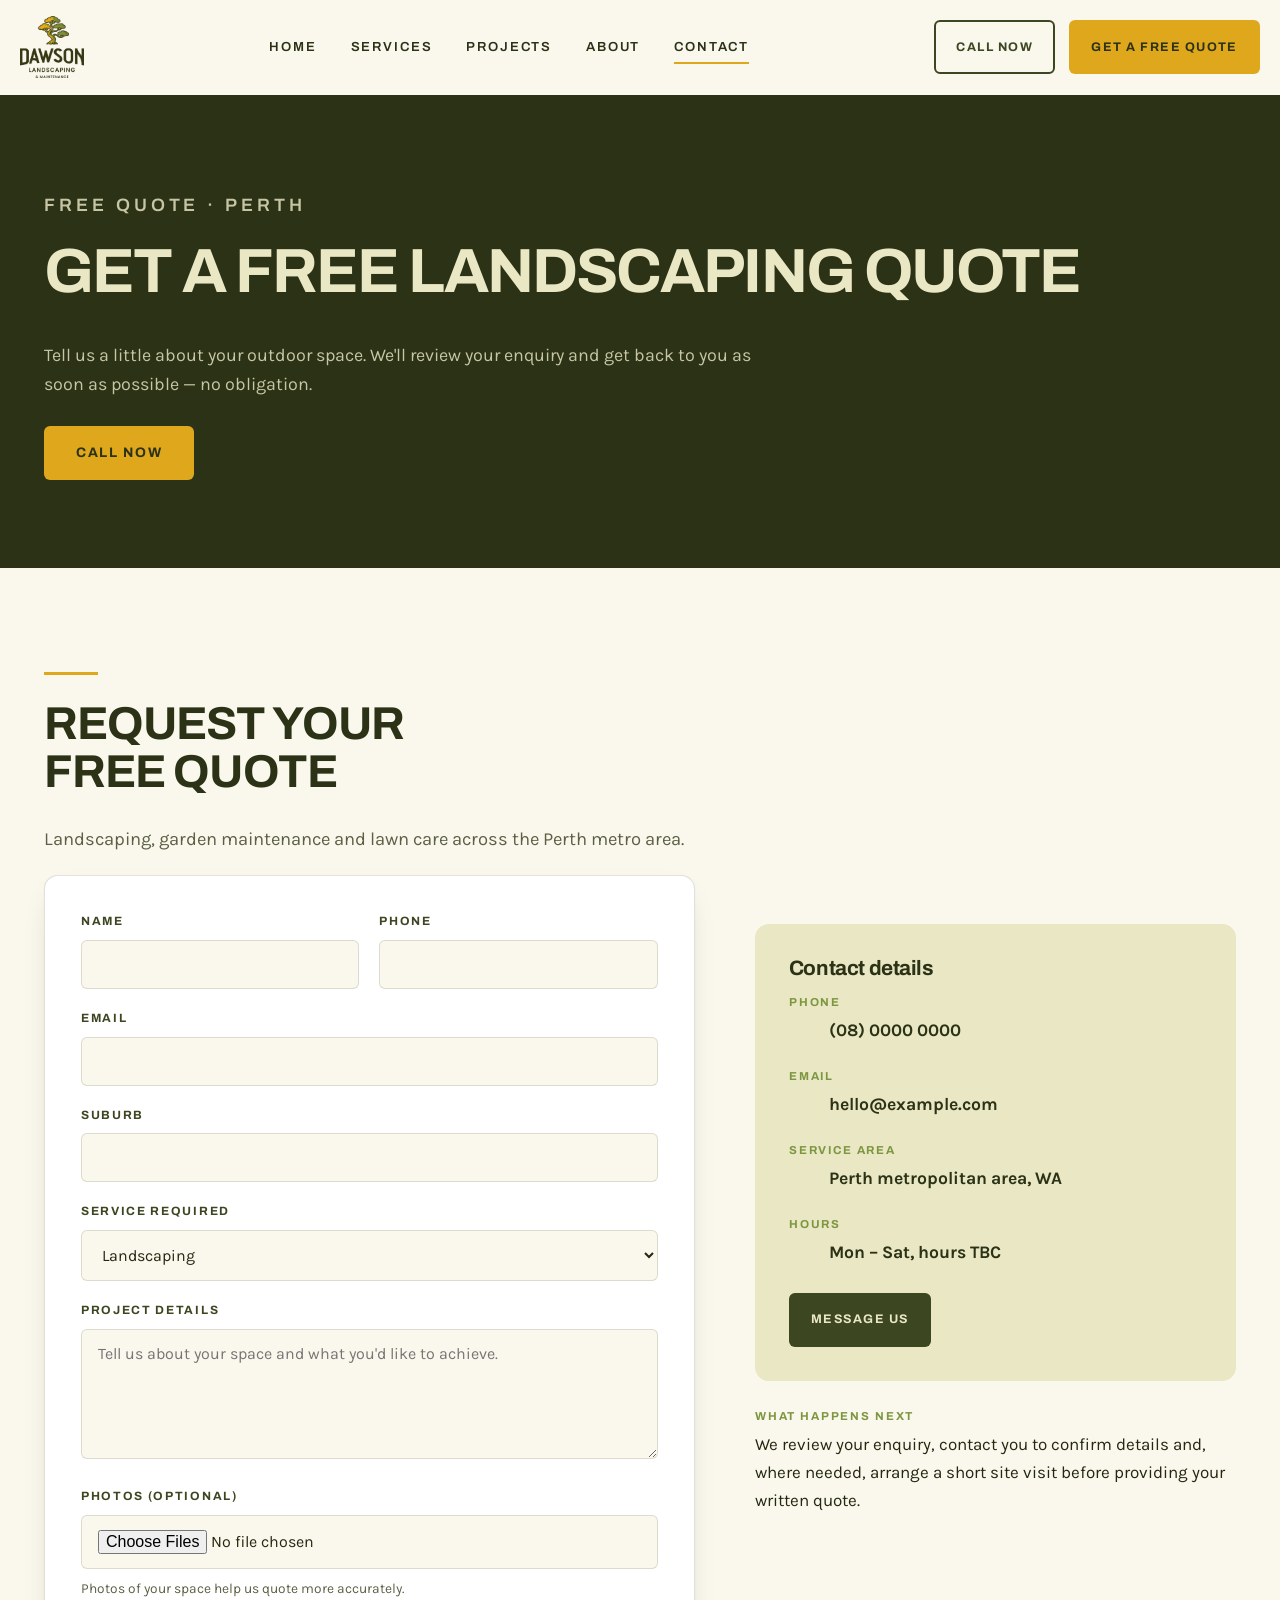
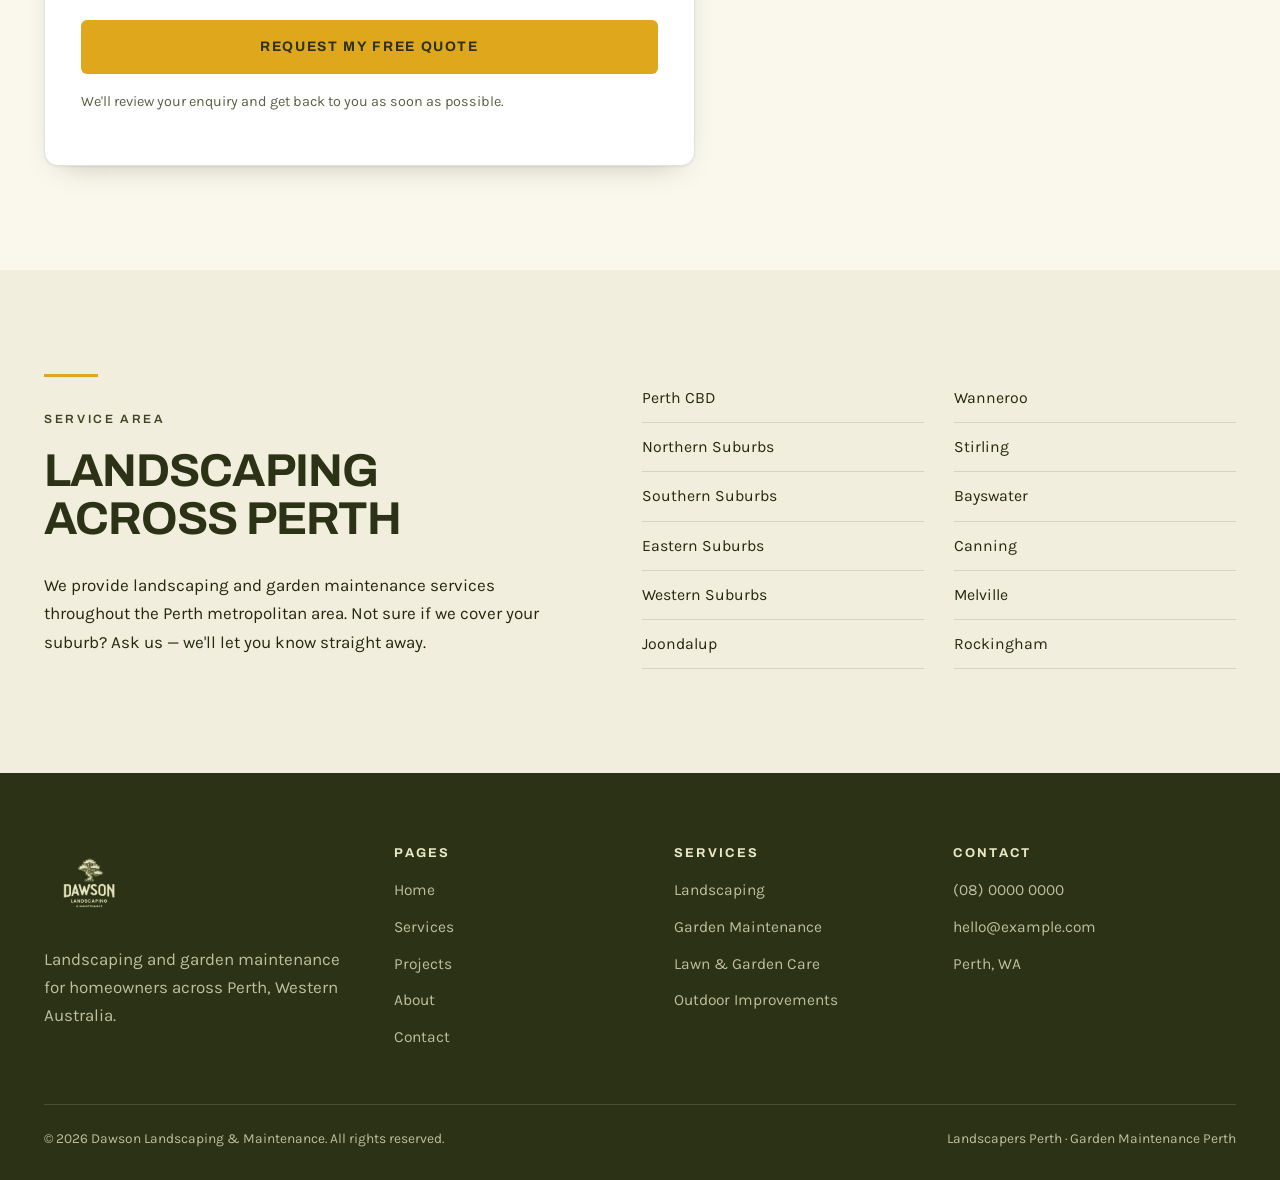
<file: contact.html>
<!DOCTYPE html>
<html lang="en-AU">
<head>
<meta charset="utf-8">
<meta name="viewport" content="width=device-width, initial-scale=1">
<title>Get a Free Landscaping Quote in Perth | Dawson Landscaping</title>
<meta name="description" content="Request a free landscaping or garden maintenance quote in Perth. Send us your details and project photos and we'll get back to you as soon as possible.">
<link rel="canonical" href="/contact.html">
<meta name="theme-color" content="#3c4620">
<meta property="og:type" content="website">
<meta property="og:title" content="Get a Free Landscaping Quote in Perth | Dawson Landscaping">
<meta property="og:description" content="Free quotes for landscaping, garden maintenance and lawn care across Perth.">
<meta property="og:url" content="/contact.html">
<meta property="og:image" content="assets/img/ba2-after.jpg">
<meta name="twitter:card" content="summary_large_image">
<link rel="icon" href="assets/img/mark.png" type="image/png">
<link rel="preconnect" href="https://fonts.googleapis.com">
<link rel="preconnect" href="https://fonts.gstatic.com" crossorigin>
<link href="https://fonts.googleapis.com/css2?family=Archivo:wght@500;600;700;800&family=Karla:wght@400;500;700&display=swap" rel="stylesheet">
<link rel="stylesheet" href="assets/css/style.css">
<!-- ANALYTICS PLACEHOLDER: paste GA4 / GTM snippet here -->
</head>
<body>
<a class="skip-link" href="#main">Skip to content</a>

<header class="site-header">
  <div class="container header-inner">
    <a class="brand" href="index.html" aria-label="Dawson Landscaping &amp; Maintenance — home">
      <img src="assets/img/logo-dark.png" alt="Dawson Landscaping &amp; Maintenance logo" width="240" height="124">
    </a>
    <nav class="nav" aria-label="Primary">
      <a href="index.html">Home</a>
      <a href="services.html">Services</a>
      <a href="projects.html">Projects</a>
      <a href="about.html">About</a>
      <a href="contact.html" aria-current="page">Contact</a>
      <!-- <a class="btn btn--primary btn--sm" href="#quote" data-track="quote-click" data-track-label="mobile-nav">Get a Free Quote</a> -->
    </nav>
    <div class="header-actions">
      <a class="header-phone btn--outline btn btn--sm btn--call-now" href="tel:+61000000000" data-track="phone-click" data-track-label="header">Call Now</a>
      <a class="btn btn--primary btn--sm btn--nav-quote" href="#quote" data-track="quote-click" data-track-label="header">Get a Free Quote</a>
      <button class="nav-toggle" type="button" aria-expanded="false" aria-label="Toggle navigation menu"><span></span></button>
    </div>
  </div>
</header>

<main id="main">

  <section class="page-hero">
    <div class="container">
      <p class="eyebrow">Free quote · Perth</p>
      <h1>Get a free landscaping quote</h1>
      <p>Tell us a little about your outdoor space. We'll review your enquiry and get back to you as soon as possible — no obligation.</p>
      <div class="btn-row" style="margin-top:26px">
        <a class="btn btn--primary" href="tel:+61000000000" data-track="phone-click" data-track-label="contact-hero">Call Now</a>
      </div>
    </div>
  </section>

  <section class="section contact-section" id="quote">
    <div class="container quote-layout">
      <div class="reveal">
        <hr class="rule">
        <h2>Request your free quote</h2>
        <p class="lead">Landscaping, garden maintenance and lawn care across the Perth metro area.</p>
        <form class="quote-form" data-quote-form data-form-name="contact-quote" novalidate>
          <div class="field-row">
            <div class="field">
              <label for="c-name">Name</label>
              <input id="c-name" name="name" type="text" autocomplete="name" required>
            </div>
            <div class="field">
              <label for="c-phone">Phone</label>
              <input id="c-phone" name="phone" type="tel" autocomplete="tel" required>
            </div>
          </div>
          <div class="field">
            <label for="c-email">Email</label>
            <input id="c-email" name="email" type="email" autocomplete="email" required>
          </div>
          <div class="field">
            <label for="c-suburb">Suburb</label>
            <input id="c-suburb" name="suburb" type="text" autocomplete="address-level2">
          </div>
          <div class="field">
            <label for="c-service">Service required</label>
            <select id="c-service" name="service">
              <option>Landscaping</option>
              <option>Garden Maintenance</option>
              <option>Lawn &amp; Garden Care</option>
              <option>Outdoor Improvements</option>
              <option>Not sure yet</option>
            </select>
          </div>
          <div class="field">
            <label for="c-details">Project details</label>
            <textarea id="c-details" name="details" placeholder="Tell us about your space and what you'd like to achieve."></textarea>
          </div>
          <div class="field">
            <label for="c-photos">Photos (optional)</label>
            <input id="c-photos" name="photos" type="file" accept="image/*" multiple>
            <p class="field-hint">Photos of your space help us quote more accurately.</p>
          </div>
          <button class="btn btn--primary btn--block" type="submit" data-track="contact-submit" data-track-label="contact-quote">Request My Free Quote</button>
          <p class="form-note">We'll review your enquiry and get back to you as soon as possible.</p>
          <p class="form-status" role="status" tabindex="-1" hidden></p>
        </form>
      </div>

      <aside class="reveal">
        <div class="contact-panel">
          <h3>Contact details</h3>
          <!-- PLACEHOLDER CONTACT DETAILS — replace phone, email, hours and socials -->
          <dl class="contact-list">
            <div><dt>Phone</dt><dd class="contact-value"><a href="tel:+61000000000" data-track="phone-click" data-track-label="contact-panel">(08) 0000 0000</a></dd></div>
            <div><dt>Email</dt><dd class="contact-value"><a href="mailto:hello@example.com">hello@example.com</a></dd></div>
            <div><dt>Service area</dt><dd class="contact-value">Perth metropolitan area, WA</dd></div>
            <div><dt>Hours</dt><dd class="contact-value">Mon – Sat, hours TBC</dd></div>
          </dl>
          <p style="margin-top:26px">
            <!-- Optional third conversion: swap href for a WhatsApp / Messenger / live chat link -->
            <a class="btn btn--solid btn--sm" href="mailto:hello@example.com" data-track="chat-click" data-track-label="contact-panel">Message Us</a>
          </p>
        </div>
        <div style="margin-top:26px">
          <p class="contact-label">What happens next</p>
          <p>We review your enquiry, contact you to confirm details and, where needed, arrange a short site visit before providing your written quote.</p>
        </div>
      </aside>
    </div>
  </section>

  <section class="section section--alt area-section">
    <div class="container area-layout">
      <div class="reveal">
        <hr class="rule">
        <p class="eyebrow">Service area</p>
        <h2>Landscaping across Perth</h2>
        <p>We provide landscaping and garden maintenance services throughout the Perth metropolitan area. Not sure if we cover your suburb? Ask us — we'll let you know straight away.</p>
      </div>
      <div class="reveal">
        <!-- PLACEHOLDER SUBURB LIST — replace with actual coverage -->
        <ul class="area-list">
          <li>Perth CBD</li><li>Northern Suburbs</li><li>Southern Suburbs</li>
          <li>Eastern Suburbs</li><li>Western Suburbs</li><li>Joondalup</li>
          <li>Wanneroo</li><li>Stirling</li><li>Bayswater</li>
          <li>Canning</li><li>Melville</li><li>Rockingham</li>
        </ul>
      </div>
    </div>
  </section>

</main>

<footer class="footer">
  <div class="container">
    <div class="footer-grid">
      <div>
        <img class="footer-logo" src="assets/img/logo-light.png" alt="Dawson Landscaping &amp; Maintenance" width="260" height="180" loading="lazy">
        <p>Landscaping and garden maintenance for homeowners across Perth, Western Australia.</p>
      </div>
      <div>
        <h3>Pages</h3>
        <ul>
          <li><a href="index.html">Home</a></li>
          <li><a href="services.html">Services</a></li>
          <li><a href="projects.html">Projects</a></li>
          <li><a href="about.html">About</a></li>
          <li><a href="contact.html">Contact</a></li>
        </ul>
      </div>
      <div>
        <h3>Services</h3>
        <ul>
          <li><a href="services.html#landscaping">Landscaping</a></li>
          <li><a href="services.html#maintenance">Garden Maintenance</a></li>
          <li><a href="services.html#lawn">Lawn &amp; Garden Care</a></li>
          <li><a href="services.html#outdoor">Outdoor Improvements</a></li>
        </ul>
      </div>
      <div>
        <h3>Contact</h3>
        <ul>
          <li><a href="tel:+61000000000" data-track="phone-click" data-track-label="footer">(08) 0000 0000</a></li>
          <li><a href="mailto:hello@example.com">hello@example.com</a></li>
          <li>Perth, WA</li>
        </ul>
      </div>
    </div>
    <div class="footer-bottom">
      <span>© <span data-year>2026</span> Dawson Landscaping &amp; Maintenance. All rights reserved.</span>
      <span>Landscapers Perth · Garden Maintenance Perth</span>
    </div>
  </div>
</footer>

<div class="mobile-cta">
  <a class="btn btn--outline-light" href="tel:+61000000000" data-track="phone-click" data-track-label="mobile-bar">Call Now</a>
  <a class="btn btn--primary" href="#quote" data-track="quote-click" data-track-label="mobile-bar">Get a Quote</a>
</div>

<script src="assets/js/script.js" defer></script>
</body>
</html>
</file>
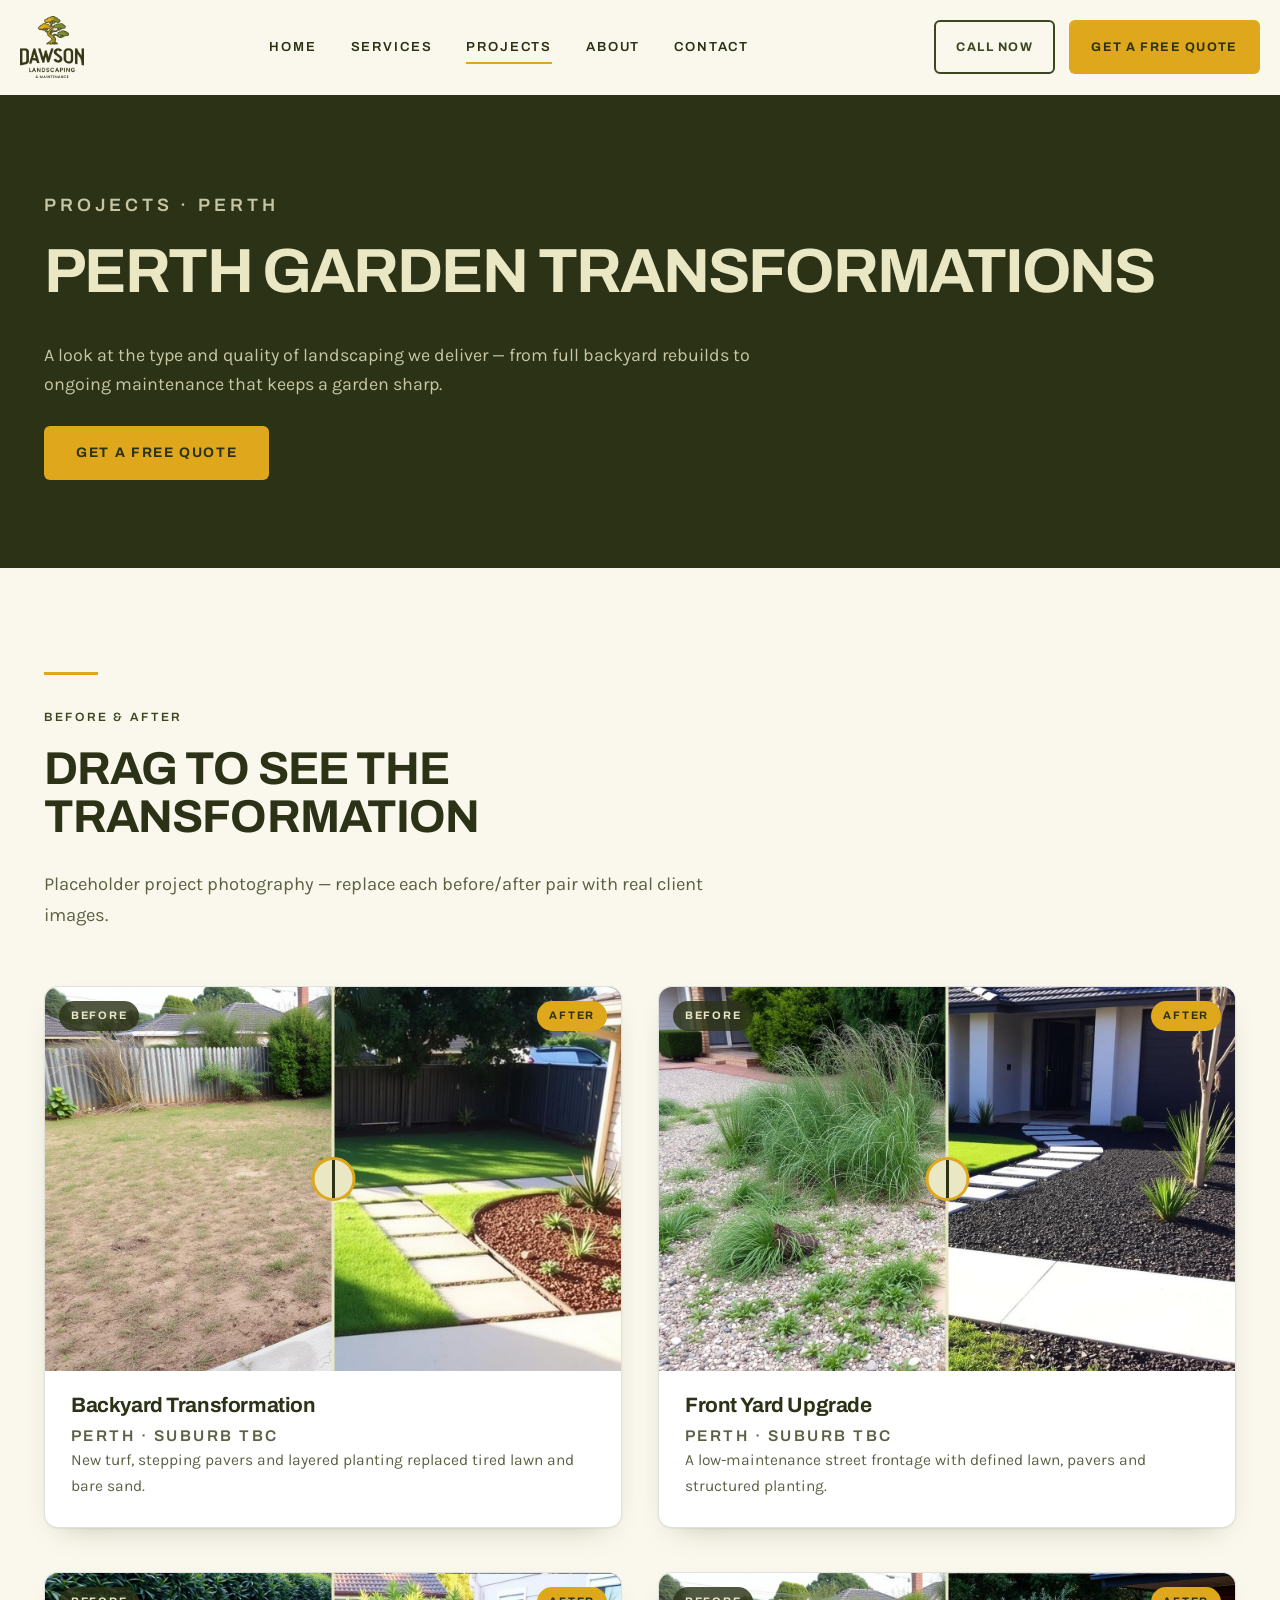
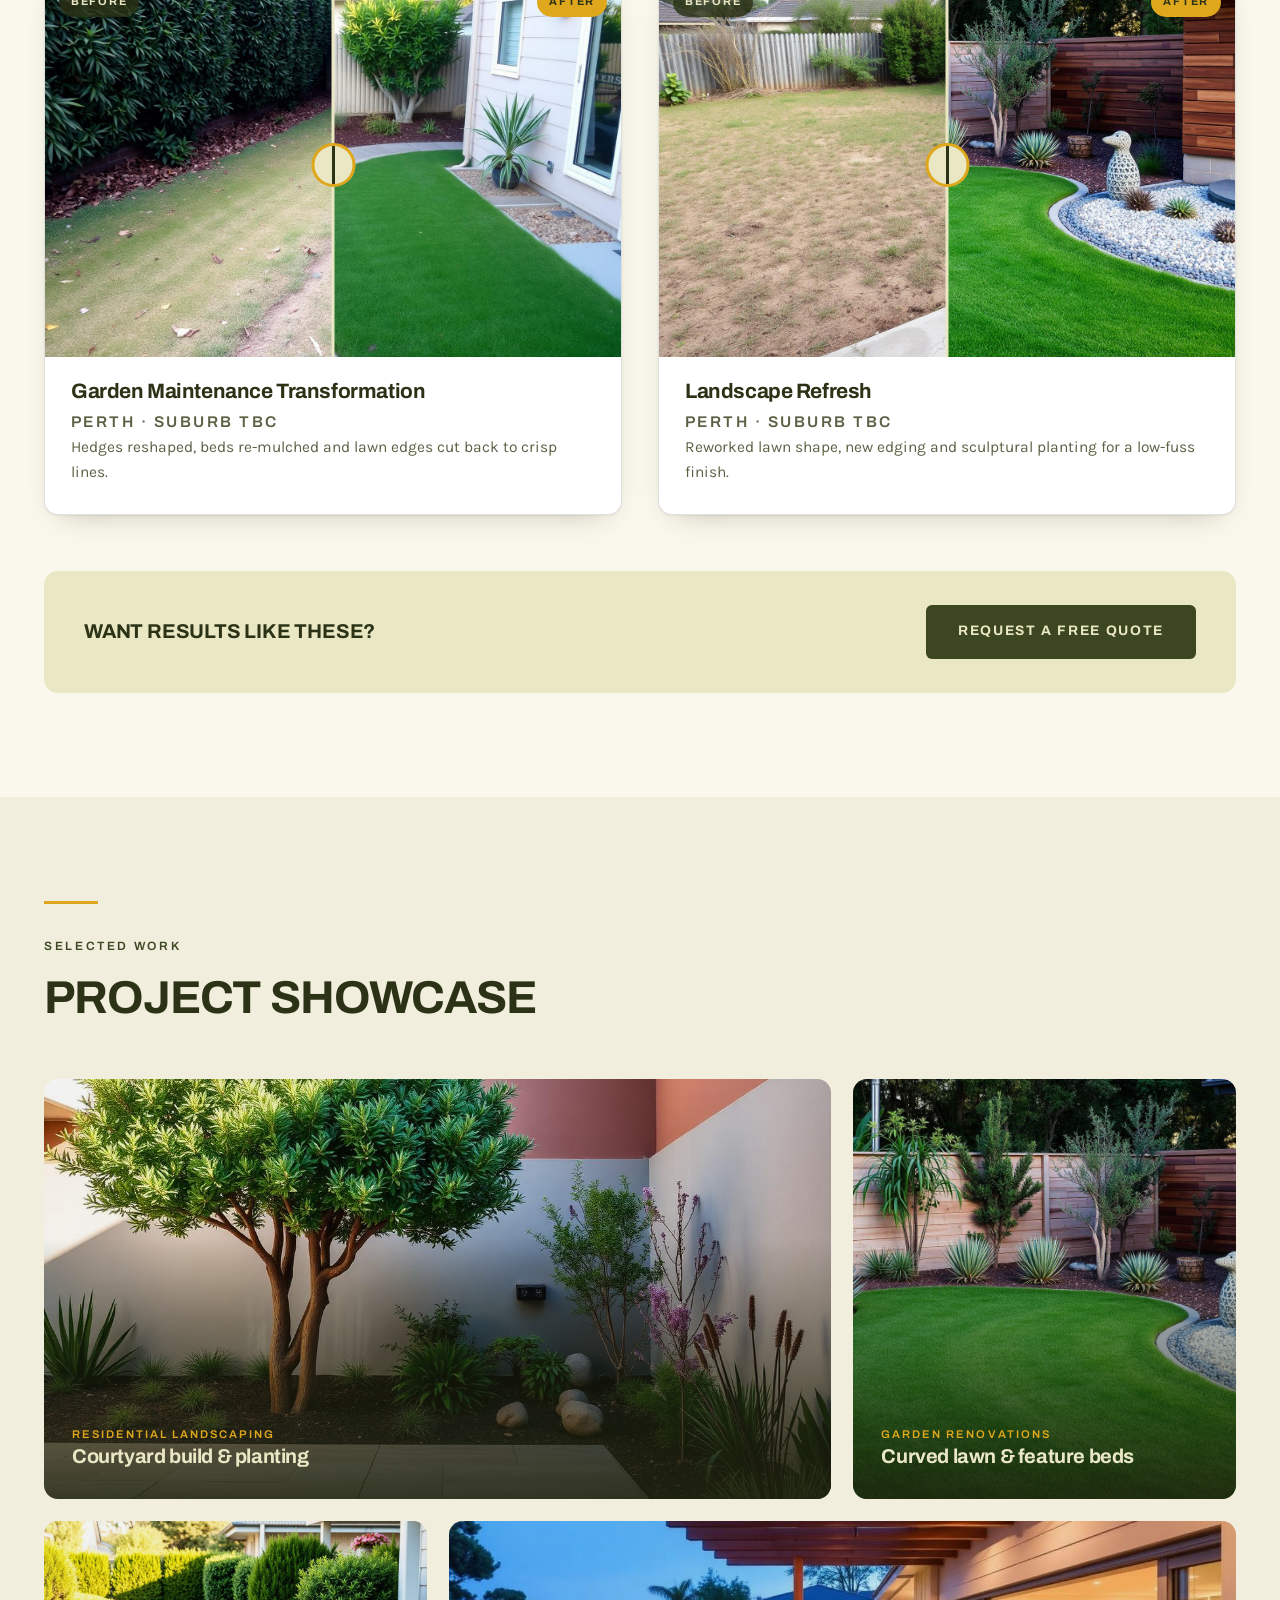
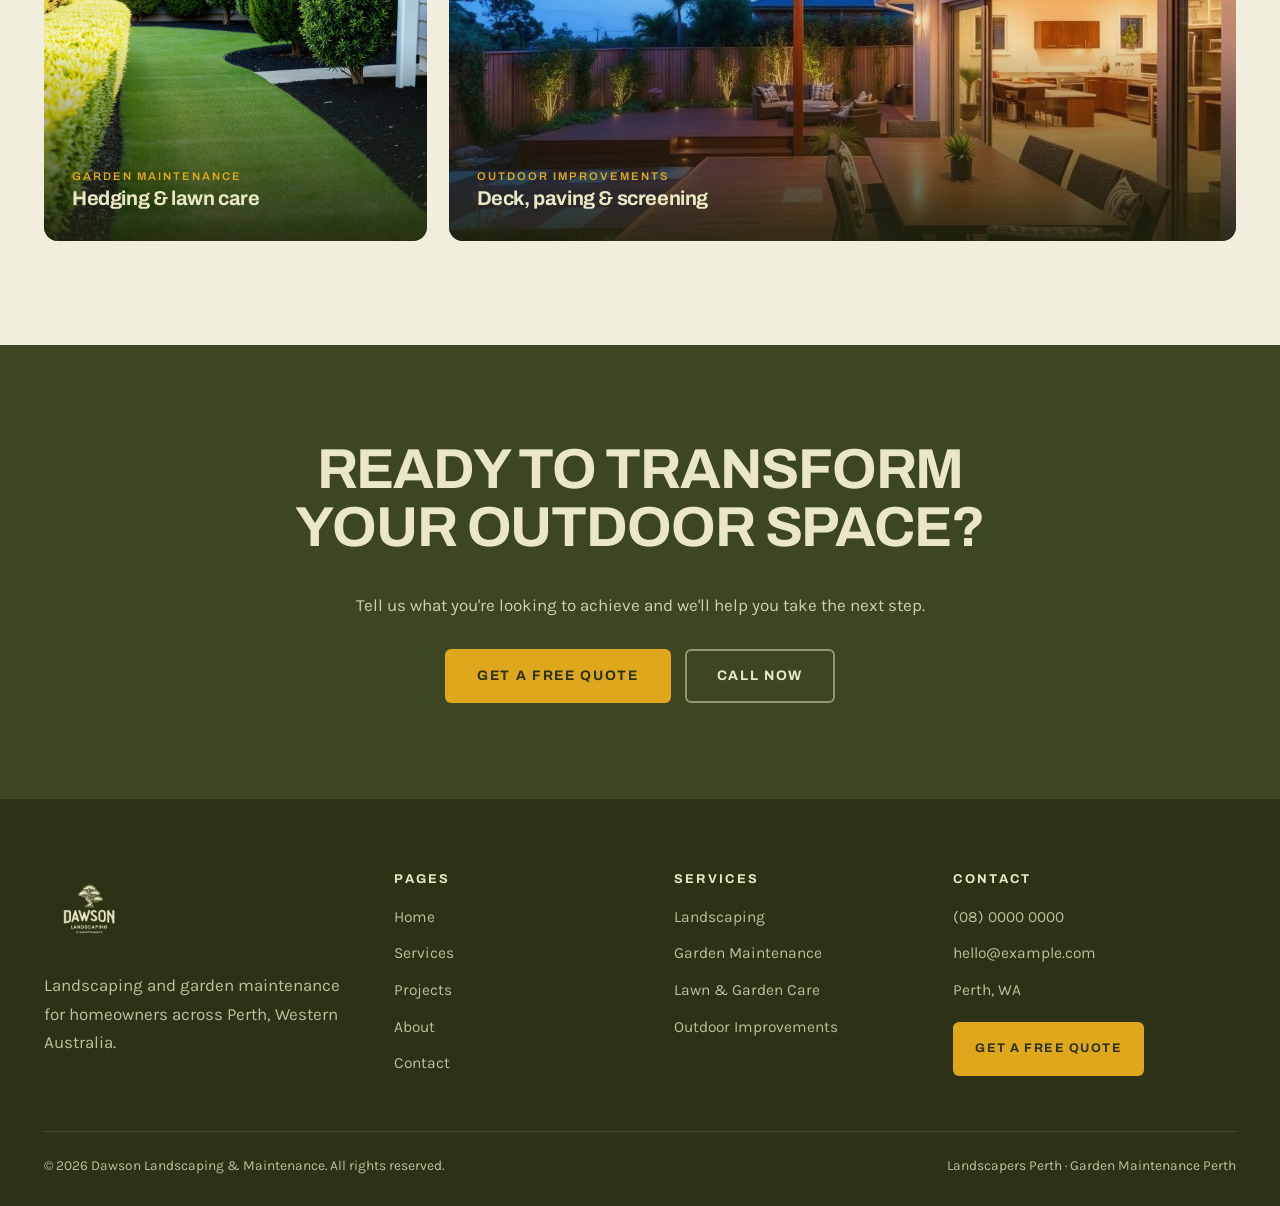
<file: projects.html>
<!DOCTYPE html>
<html lang="en-AU">
<head>
<meta charset="utf-8">
<meta name="viewport" content="width=device-width, initial-scale=1">
<title>Landscaping Projects Perth | Before &amp; After | Dawson Landscaping</title>
<meta name="description" content="See Perth landscaping projects by Dawson Landscaping &amp; Maintenance, including before and after garden transformations, renovations and maintenance work.">
<link rel="canonical" href="/projects.html">
<meta name="theme-color" content="#3c4620">
<meta property="og:type" content="website">
<meta property="og:title" content="Landscaping Projects Perth | Before &amp; After | Dawson Landscaping">
<meta property="og:description" content="Before and after Perth garden transformations, renovations and maintenance projects.">
<meta property="og:url" content="/projects.html">
<meta property="og:image" content="assets/img/ba1-after.jpg">
<meta name="twitter:card" content="summary_large_image">
<link rel="icon" href="assets/img/mark.png" type="image/png">
<link rel="preconnect" href="https://fonts.googleapis.com">
<link rel="preconnect" href="https://fonts.gstatic.com" crossorigin>
<link href="https://fonts.googleapis.com/css2?family=Archivo:wght@500;600;700;800&family=Karla:wght@400;500;700&display=swap" rel="stylesheet">
<link rel="stylesheet" href="assets/css/style.css">
<!-- ANALYTICS PLACEHOLDER: paste GA4 / GTM snippet here -->
</head>
<body>
<a class="skip-link" href="#main">Skip to content</a>

<header class="site-header">
  <div class="container header-inner">
    <a class="brand" href="index.html" aria-label="Dawson Landscaping &amp; Maintenance — home">
      <img src="assets/img/logo-dark.png" alt="Dawson Landscaping &amp; Maintenance logo" width="240" height="124">
    </a>
    <nav class="nav" aria-label="Primary">
      <a href="index.html">Home</a>
      <a href="services.html">Services</a>
      <a href="projects.html" aria-current="page">Projects</a>
      <a href="about.html">About</a>
      <a href="contact.html">Contact</a>
      <!-- <a class="btn btn--primary btn--sm" href="contact.html" data-track="quote-click" data-track-label="mobile-nav">Get a Free Quote</a> -->
    </nav>
    <div class="header-actions">
      <a class="header-phone btn--outline btn btn--sm btn--call-now" href="tel:+61000000000" data-track="phone-click" data-track-label="header">Call Now</a>
      <a class="btn btn--primary btn--sm btn--nav-quote" href="contact.html" data-track="quote-click" data-track-label="header">Get a Free Quote</a>
      <button class="nav-toggle" type="button" aria-expanded="false" aria-label="Toggle navigation menu"><span></span></button>
    </div>
  </div>
</header>

<main id="main">

  <section class="page-hero">
    <div class="container">
      <p class="eyebrow">Projects · Perth</p>
      <h1>Perth garden transformations</h1>
      <p>A look at the type and quality of landscaping we deliver — from full backyard rebuilds to ongoing maintenance that keeps a garden sharp.</p>
      <div class="btn-row" style="margin-top:26px">
        <a class="btn btn--primary" href="contact.html" data-track="quote-click" data-track-label="projects-hero">Get a Free Quote</a>
      </div>
    </div>
  </section>

  <section class="section projects-section">
    <div class="container">
      <div class="section-head reveal">
        <hr class="rule">
        <p class="eyebrow">Before &amp; after</p>
        <h2>Drag to see the transformation</h2>
        <p class="lead">Placeholder project photography — replace each before/after pair with real client images.</p>
      </div>
      <div class="ba-grid">
        <article class="ba-card reveal">
          <div class="ba-viewer" data-project="backyard-transformation">
            <img class="ba-viewer__before" src="assets/img/ba1-before.jpg" alt="Backyard before landscaping with patchy lawn and bare soil" width="1440" height="960" loading="lazy">
            <img class="ba-viewer__after" src="assets/img/ba1-after.jpg" alt="Backyard after landscaping with new turf, pavers and garden beds" width="1440" height="960" loading="lazy">
            <span class="ba-tag ba-tag--before">Before</span>
            <span class="ba-tag ba-tag--after">After</span>
            <span class="ba-handle" aria-hidden="true"></span>
            <input class="ba-range" type="range" min="0" max="100" value="50" aria-label="Reveal the after photo of the backyard transformation">
          </div>
          <div class="ba-card__body">
            <h3>Backyard Transformation</h3>
            <p class="ba-meta">Perth · Suburb TBC</p>
            <p>New turf, stepping pavers and layered planting replaced tired lawn and bare sand.</p>
          </div>
        </article>
        <article class="ba-card reveal">
          <div class="ba-viewer" data-project="front-yard-upgrade">
            <img class="ba-viewer__before" src="assets/img/ba2-before.jpg" alt="Front yard before renovation with weeds and overgrown grasses" width="1440" height="960" loading="lazy">
            <img class="ba-viewer__after" src="assets/img/ba2-after.jpg" alt="Front yard after renovation with lawn, stepping stones and planting" width="1440" height="960" loading="lazy">
            <span class="ba-tag ba-tag--before">Before</span>
            <span class="ba-tag ba-tag--after">After</span>
            <span class="ba-handle" aria-hidden="true"></span>
            <input class="ba-range" type="range" min="0" max="100" value="50" aria-label="Reveal the after photo of the front yard upgrade">
          </div>
          <div class="ba-card__body">
            <h3>Front Yard Upgrade</h3>
            <p class="ba-meta">Perth · Suburb TBC</p>
            <p>A low-maintenance street frontage with defined lawn, pavers and structured planting.</p>
          </div>
        </article>
        <article class="ba-card reveal">
          <div class="ba-viewer" data-project="garden-maintenance">
            <img class="ba-viewer__before" src="assets/img/ba3-before.jpg" alt="Side garden before maintenance with overgrown hedges" width="1440" height="960" loading="lazy">
            <img class="ba-viewer__after" src="assets/img/ba3-after.jpg" alt="Side garden after maintenance with clipped hedges and tidy beds" width="1440" height="960" loading="lazy">
            <span class="ba-tag ba-tag--before">Before</span>
            <span class="ba-tag ba-tag--after">After</span>
            <span class="ba-handle" aria-hidden="true"></span>
            <input class="ba-range" type="range" min="0" max="100" value="50" aria-label="Reveal the after photo of the garden maintenance transformation">
          </div>
          <div class="ba-card__body">
            <h3>Garden Maintenance Transformation</h3>
            <p class="ba-meta">Perth · Suburb TBC</p>
            <p>Hedges reshaped, beds re-mulched and lawn edges cut back to crisp lines.</p>
          </div>
        </article>
        <article class="ba-card reveal">
          <div class="ba-viewer" data-project="landscape-refresh">
            <img class="ba-viewer__before" src="assets/img/ba1-before.jpg" alt="Garden before a landscape refresh" width="1440" height="960" loading="lazy">
            <img class="ba-viewer__after" src="assets/img/project-2.jpg" alt="Garden after a landscape refresh with curved lawn and feature planting" width="1440" height="960" loading="lazy">
            <span class="ba-tag ba-tag--before">Before</span>
            <span class="ba-tag ba-tag--after">After</span>
            <span class="ba-handle" aria-hidden="true"></span>
            <input class="ba-range" type="range" min="0" max="100" value="50" aria-label="Reveal the after photo of the landscape refresh">
          </div>
          <div class="ba-card__body">
            <h3>Landscape Refresh</h3>
            <p class="ba-meta">Perth · Suburb TBC</p>
            <p>Reworked lawn shape, new edging and sculptural planting for a low-fuss finish.</p>
          </div>
        </article>
      </div>
      <div class="inline-cta reveal">
        <p>Want results like these?</p>
        <a class="btn btn--solid" href="contact.html" data-track="quote-click" data-track-label="projects-before-after">Request a Free Quote</a>
      </div>
    </div>
  </section>

  <section class="section section--alt showcase-section">
    <div class="container">
      <div class="section-head reveal">
        <hr class="rule">
        <p class="eyebrow">Selected work</p>
        <h2>Project showcase</h2>
      </div>
      <div class="projects-grid">
        <a class="project-card project-card--wide project-card--tall reveal" href="contact.html" data-track="gallery-interaction" data-track-label="residential-landscaping">
          <img src="assets/img/project-1.jpg" alt="Modern residential courtyard with limestone paving and feature tree" width="1200" height="1200" loading="lazy">
          <div class="project-card__body"><span>Residential Landscaping</span><h3>Courtyard build &amp; planting</h3></div>
        </a>
        <a class="project-card project-card--tall reveal" href="contact.html" data-track="gallery-interaction" data-track-label="garden-renovation">
          <img src="assets/img/project-2.jpg" alt="Renovated garden with curved lawn and sculptural planting" width="1440" height="960" loading="lazy">
          <div class="project-card__body"><span>Garden Renovations</span><h3>Curved lawn &amp; feature beds</h3></div>
        </a>
        <a class="project-card reveal" href="contact.html" data-track="gallery-interaction" data-track-label="garden-maintenance">
          <img src="assets/img/project-3.jpg" alt="Well maintained garden with clipped hedging and crisp lawn edges" width="1440" height="960" loading="lazy">
          <div class="project-card__body"><span>Garden Maintenance</span><h3>Hedging &amp; lawn care</h3></div>
        </a>
        <a class="project-card project-card--wide reveal" href="contact.html" data-track="gallery-interaction" data-track-label="outdoor-improvements">
          <img src="assets/img/svc-outdoor.jpg" alt="Outdoor entertaining area with decking and screening plants" width="1280" height="960" loading="lazy">
          <div class="project-card__body"><span>Outdoor Improvements</span><h3>Deck, paving &amp; screening</h3></div>
        </a>
      </div>
    </div>
  </section>

  <section class="cta-section quote-section">
    <div class="container container--narrow reveal">
      <h2>Ready to transform your outdoor space?</h2>
      <p>Tell us what you're looking to achieve and we'll help you take the next step.</p>
      <div class="btn-row">
        <a class="btn btn--primary" href="contact.html" data-track="quote-click" data-track-label="final-cta">Get a Free Quote</a>
        <a class="btn btn--outline-light" href="tel:+61000000000" data-track="phone-click" data-track-label="final-cta">Call Now</a>
      </div>
    </div>
  </section>

</main>

<footer class="footer">
  <div class="container">
    <div class="footer-grid">
      <div>
        <img class="footer-logo" src="assets/img/logo-light.png" alt="Dawson Landscaping &amp; Maintenance" width="260" height="180" loading="lazy">
        <p>Landscaping and garden maintenance for homeowners across Perth, Western Australia.</p>
      </div>
      <div>
        <h3>Pages</h3>
        <ul>
          <li><a href="index.html">Home</a></li>
          <li><a href="services.html">Services</a></li>
          <li><a href="projects.html">Projects</a></li>
          <li><a href="about.html">About</a></li>
          <li><a href="contact.html">Contact</a></li>
        </ul>
      </div>
      <div>
        <h3>Services</h3>
        <ul>
          <li><a href="services.html#landscaping">Landscaping</a></li>
          <li><a href="services.html#maintenance">Garden Maintenance</a></li>
          <li><a href="services.html#lawn">Lawn &amp; Garden Care</a></li>
          <li><a href="services.html#outdoor">Outdoor Improvements</a></li>
        </ul>
      </div>
      <div>
        <h3>Contact</h3>
        <ul>
          <li><a href="tel:+61000000000" data-track="phone-click" data-track-label="footer">(08) 0000 0000</a></li>
          <li><a href="mailto:hello@example.com">hello@example.com</a></li>
          <li>Perth, WA</li>
        </ul>
        <p style="margin-top:18px"><a class="btn btn--primary btn--sm" href="contact.html" data-track="quote-click" data-track-label="footer">Get a Free Quote</a></p>
      </div>
    </div>
    <div class="footer-bottom">
      <span>© <span data-year>2026</span> Dawson Landscaping &amp; Maintenance. All rights reserved.</span>
      <span>Landscapers Perth · Garden Maintenance Perth</span>
    </div>
  </div>
</footer>

<div class="mobile-cta">
  <a class="btn btn--outline-light" href="tel:+61000000000" data-track="phone-click" data-track-label="mobile-bar">Call Now</a>
  <a class="btn btn--primary" href="contact.html" data-track="quote-click" data-track-label="mobile-bar">Get a Quote</a>
</div>

<script src="assets/js/script.js" defer></script>
</body>
</html>
</file>
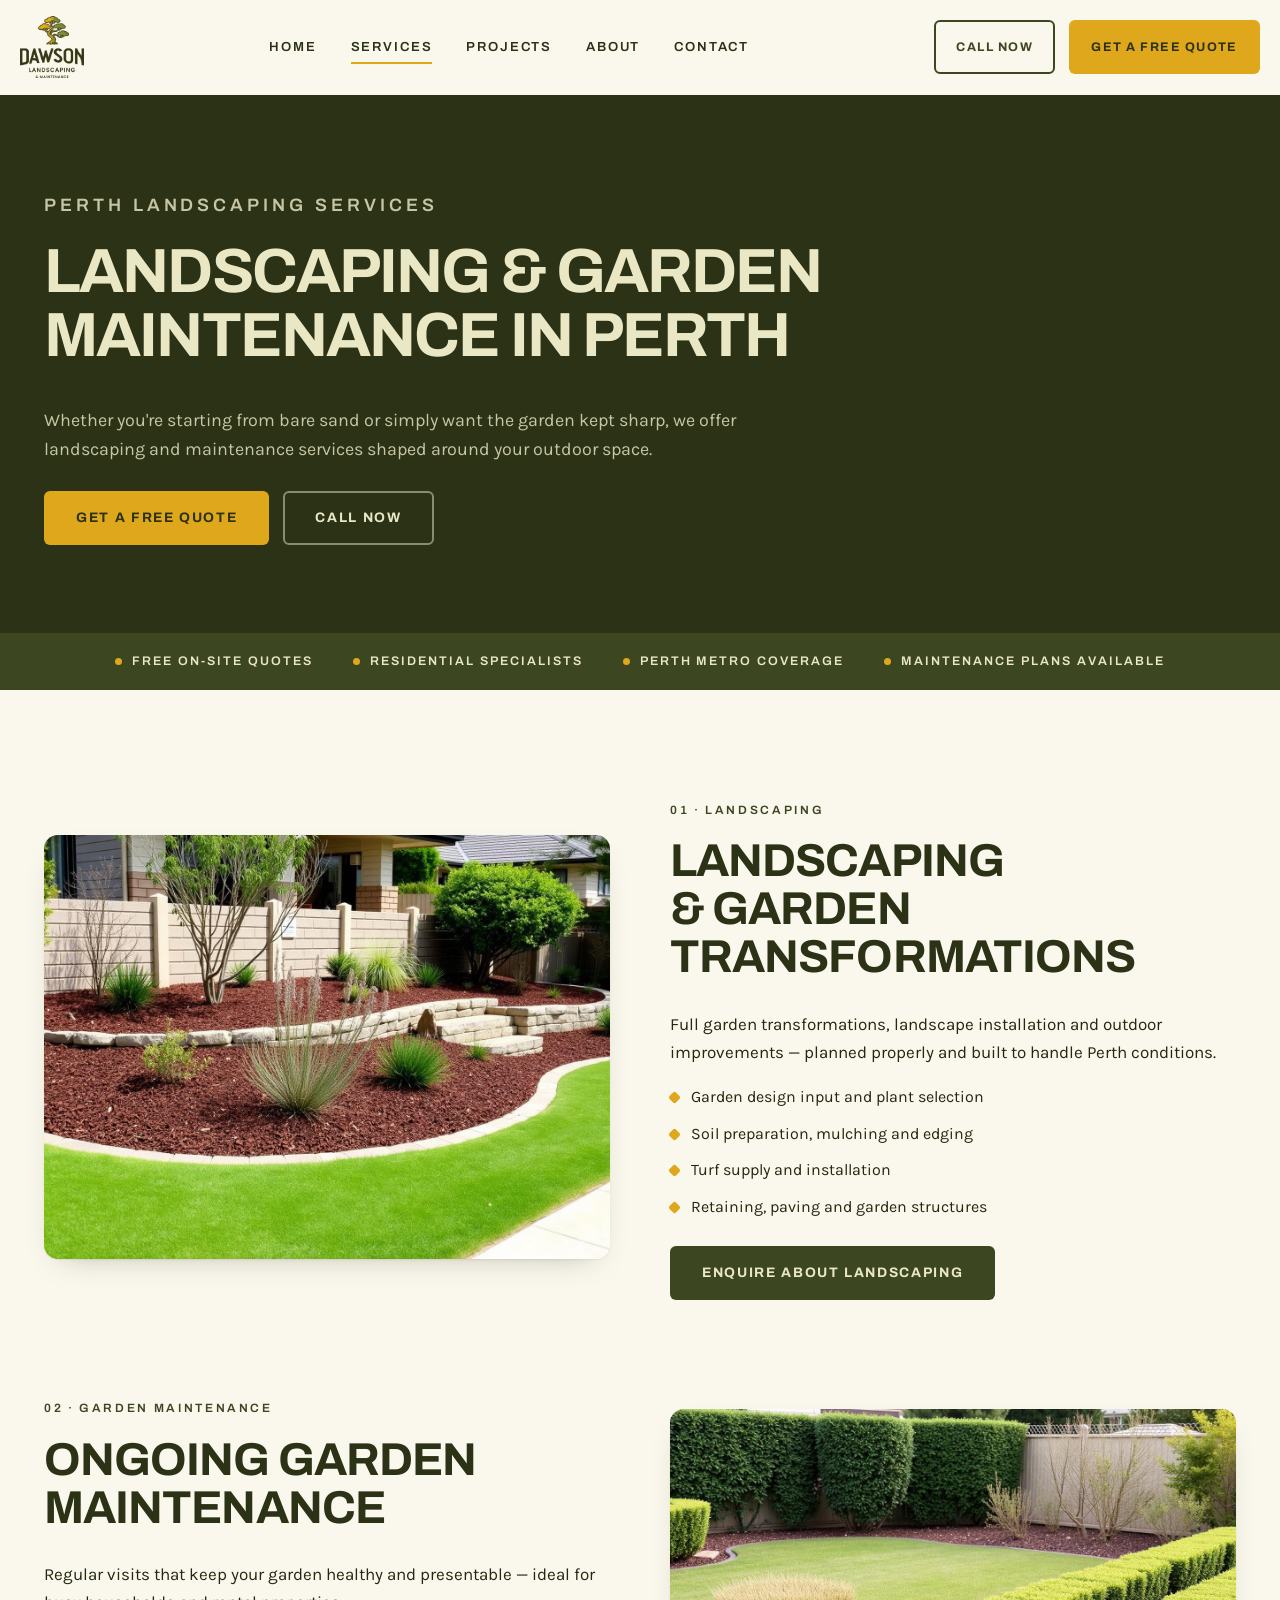
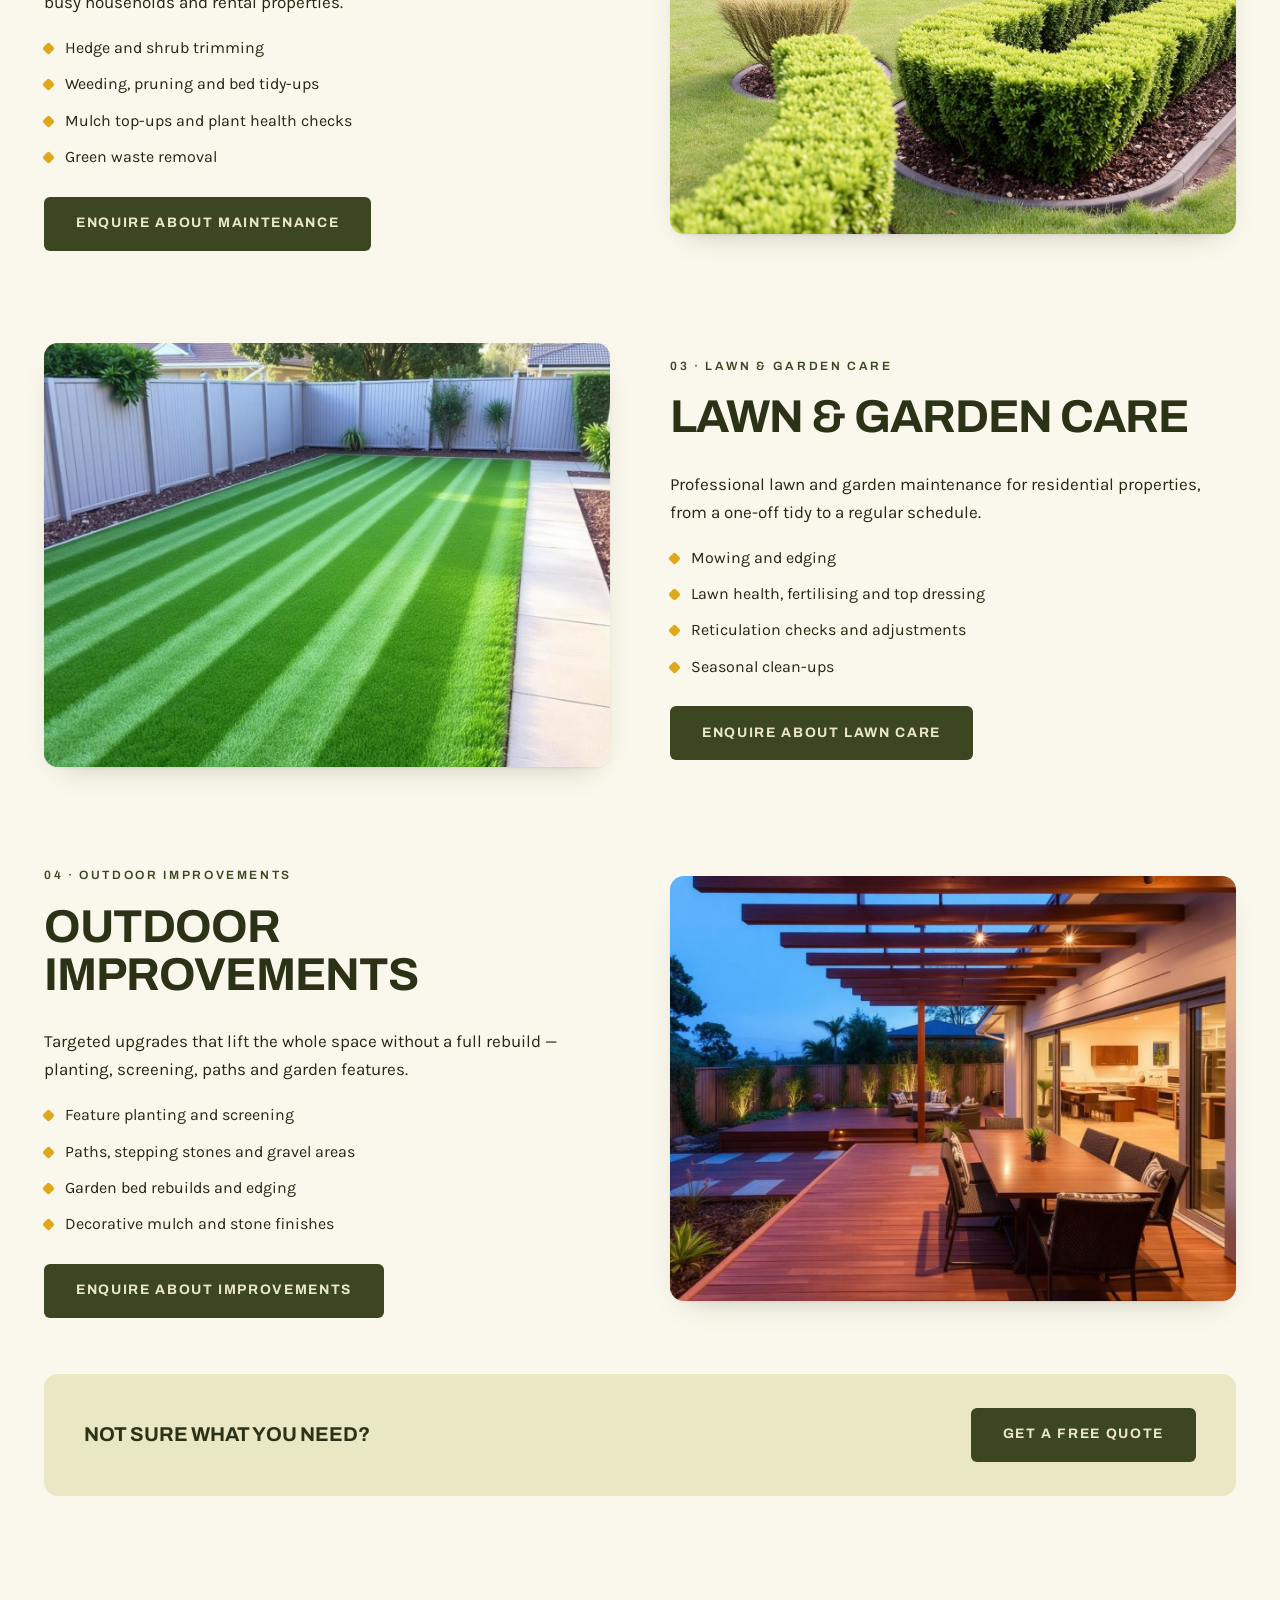
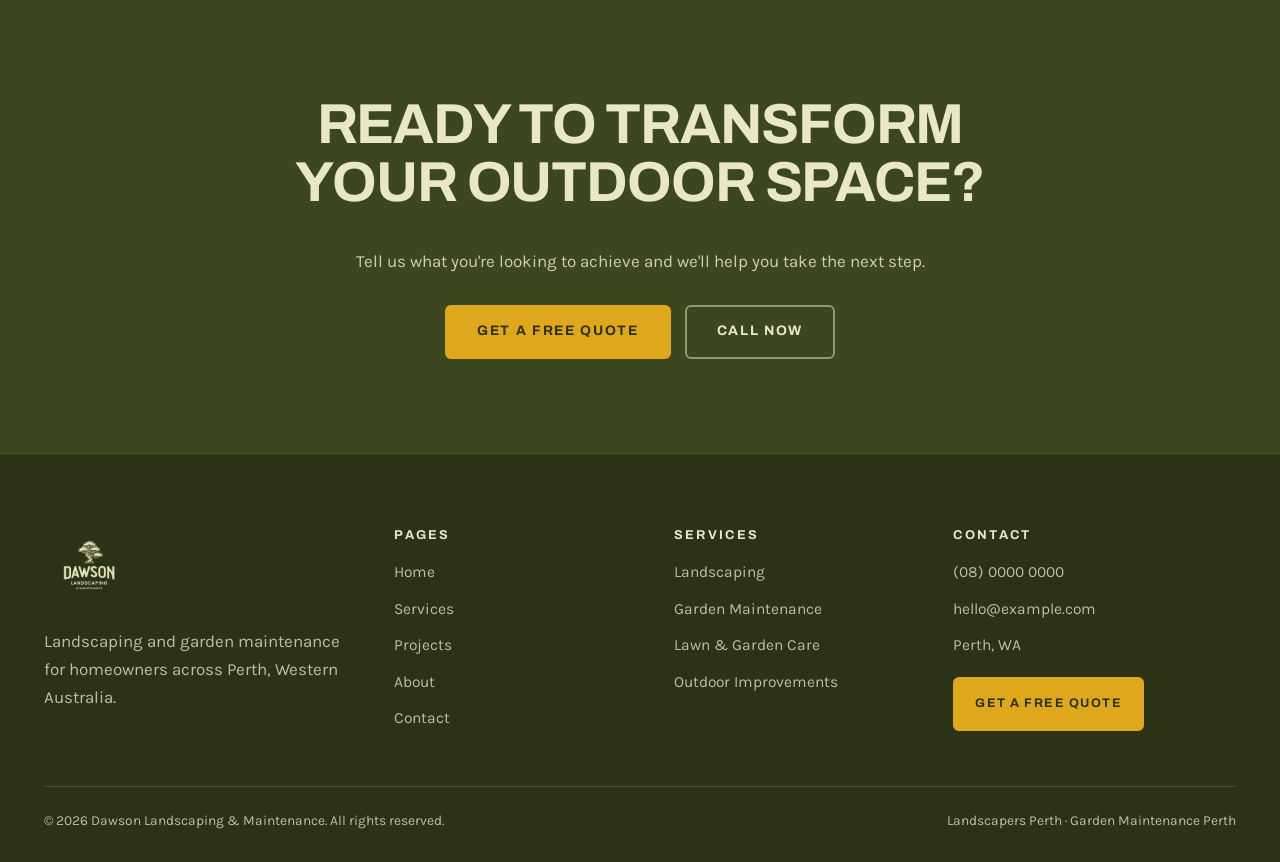
<file: services.html>
<!DOCTYPE html>
<html lang="en-AU">
<head>
<meta charset="utf-8">
<meta name="viewport" content="width=device-width, initial-scale=1">
<title>Landscaping Services Perth | Dawson Landscaping &amp; Maintenance</title>
<meta name="description" content="Perth landscaping services: garden transformations, landscape installation, garden maintenance, lawn care and outdoor improvements. Request a free quote.">
<link rel="canonical" href="/services.html">
<meta name="theme-color" content="#3c4620">
<meta property="og:type" content="website">
<meta property="og:title" content="Landscaping Services Perth | Dawson Landscaping &amp; Maintenance">
<meta property="og:description" content="Landscaping, garden maintenance, lawn care and outdoor improvements for Perth homes.">
<meta property="og:url" content="/services.html">
<meta property="og:image" content="assets/img/svc-landscaping.jpg">
<meta name="twitter:card" content="summary_large_image">
<link rel="icon" href="assets/img/mark.png" type="image/png">
<link rel="preconnect" href="https://fonts.googleapis.com">
<link rel="preconnect" href="https://fonts.gstatic.com" crossorigin>
<link href="https://fonts.googleapis.com/css2?family=Archivo:wght@500;600;700;800&family=Karla:wght@400;500;700&display=swap" rel="stylesheet">
<link rel="stylesheet" href="assets/css/style.css">
<!-- ANALYTICS PLACEHOLDER: paste GA4 / GTM snippet here -->
</head>
<body>
<a class="skip-link" href="#main">Skip to content</a>

<header class="site-header">
  <div class="container header-inner">
    <a class="brand" href="index.html" aria-label="Dawson Landscaping &amp; Maintenance — home">
      <img src="assets/img/logo-dark.png" alt="Dawson Landscaping &amp; Maintenance logo" width="240" height="124">
    </a>
    <nav class="nav" aria-label="Primary">
      <a href="index.html">Home</a>
      <a href="services.html" aria-current="page">Services</a>
      <a href="projects.html">Projects</a>
      <a href="about.html">About</a>
      <a href="contact.html">Contact</a>
      <!-- <a class="btn btn--primary btn--sm" href="contact.html" data-track="quote-click" data-track-label="mobile-nav">Get a Free Quote</a> -->
    </nav>
    <div class="header-actions">
      <a class="header-phone btn--outline btn btn--sm btn--call-now" href="tel:+61000000000" data-track="phone-click" data-track-label="header">Call Now</a>
      <a class="btn btn--primary btn--sm btn--nav-quote" href="contact.html" data-track="quote-click" data-track-label="header">Get a Free Quote</a>
      <button class="nav-toggle" type="button" aria-expanded="false" aria-label="Toggle navigation menu"><span></span></button>
    </div>
  </div>
</header>

<main id="main">

  <section class="page-hero">
    <div class="container">
      <p class="eyebrow">Perth landscaping services</p>
      <h1>Landscaping &amp; garden maintenance in Perth</h1>
      <p>Whether you're starting from bare sand or simply want the garden kept sharp, we offer landscaping and maintenance services shaped around your outdoor space.</p>
      <div class="btn-row" style="margin-top:26px">
        <a class="btn btn--primary" href="contact.html" data-track="quote-click" data-track-label="services-hero">Get a Free Quote</a>
        <a class="btn btn--outline-light" href="tel:+61000000000" data-track="phone-click" data-track-label="services-hero">Call Now</a>
      </div>
    </div>
  </section>

  <div class="trust-strip">
    <div class="container">
      <ul>
        <li>Free On-Site Quotes</li>
        <li>Residential Specialists</li>
        <li>Perth Metro Coverage</li>
        <li>Maintenance Plans Available</li>
      </ul>
    </div>
  </div>

  <section class="section services-section">
    <div class="container">

      <div class="service-row reveal" id="landscaping">
        <div class="service-row__media">
          <img src="assets/img/svc-landscaping.jpg" alt="New landscaping with mulched beds, limestone edging and fresh lawn at a Perth home" width="1280" height="960" loading="lazy">
        </div>
        <div>
          <p class="eyebrow">01 · Landscaping</p>
          <h2>Landscaping &amp; garden transformations</h2>
          <p>Full garden transformations, landscape installation and outdoor improvements — planned properly and built to handle Perth conditions.</p>
          <ul class="tick-list">
            <li>Garden design input and plant selection</li>
            <li>Soil preparation, mulching and edging</li>
            <li>Turf supply and installation</li>
            <li>Retaining, paving and garden structures</li>
          </ul>
          <a class="btn btn--solid" href="contact.html" data-track="service-enquiry" data-track-label="landscaping">Enquire About Landscaping</a>
        </div>
      </div>

      <div class="service-row service-row--flip reveal" id="maintenance">
        <div class="service-row__media">
          <img src="assets/img/svc-maintenance.jpg" alt="Clipped hedges and tidy mulched garden beds after a maintenance visit" width="1280" height="960" loading="lazy">
        </div>
        <div>
          <p class="eyebrow">02 · Garden Maintenance</p>
          <h2>Ongoing garden maintenance</h2>
          <p>Regular visits that keep your garden healthy and presentable — ideal for busy households and rental properties.</p>
          <ul class="tick-list">
            <li>Hedge and shrub trimming</li>
            <li>Weeding, pruning and bed tidy-ups</li>
            <li>Mulch top-ups and plant health checks</li>
            <li>Green waste removal</li>
          </ul>
          <a class="btn btn--solid" href="contact.html" data-track="service-enquiry" data-track-label="garden-maintenance">Enquire About Maintenance</a>
        </div>
      </div>

      <div class="service-row reveal" id="lawn">
        <div class="service-row__media">
          <img src="assets/img/svc-lawn.jpg" alt="Freshly mown lawn with crisp edges beside a paved path" width="1280" height="960" loading="lazy">
        </div>
        <div>
          <p class="eyebrow">03 · Lawn &amp; Garden Care</p>
          <h2>Lawn &amp; garden care</h2>
          <p>Professional lawn and garden maintenance for residential properties, from a one-off tidy to a regular schedule.</p>
          <ul class="tick-list">
            <li>Mowing and edging</li>
            <li>Lawn health, fertilising and top dressing</li>
            <li>Reticulation checks and adjustments</li>
            <li>Seasonal clean-ups</li>
          </ul>
          <a class="btn btn--solid" href="contact.html" data-track="service-enquiry" data-track-label="lawn-care">Enquire About Lawn Care</a>
        </div>
      </div>

      <div class="service-row service-row--flip reveal" id="outdoor">
        <div class="service-row__media">
          <img src="assets/img/svc-outdoor.jpg" alt="Outdoor entertaining area with timber decking, paving and screening plants" width="1280" height="960" loading="lazy">
        </div>
        <div>
          <p class="eyebrow">04 · Outdoor Improvements</p>
          <h2>Outdoor improvements</h2>
          <p>Targeted upgrades that lift the whole space without a full rebuild — planting, screening, paths and garden features.</p>
          <ul class="tick-list">
            <li>Feature planting and screening</li>
            <li>Paths, stepping stones and gravel areas</li>
            <li>Garden bed rebuilds and edging</li>
            <li>Decorative mulch and stone finishes</li>
          </ul>
          <a class="btn btn--solid" href="contact.html" data-track="service-enquiry" data-track-label="outdoor-improvements">Enquire About Improvements</a>
        </div>
      </div>

      <div class="inline-cta reveal">
        <p>Not sure what you need?</p>
        <a class="btn btn--solid" href="contact.html" data-track="quote-click" data-track-label="services-inline">Get a Free Quote</a>
      </div>
    </div>
  </section>

  <section class="cta-section quote-section">
    <div class="container container--narrow reveal">
      <h2>Ready to transform your outdoor space?</h2>
      <p>Tell us what you're looking to achieve and we'll help you take the next step.</p>
      <div class="btn-row">
        <a class="btn btn--primary" href="contact.html" data-track="quote-click" data-track-label="final-cta">Get a Free Quote</a>
        <a class="btn btn--outline-light" href="tel:+61000000000" data-track="phone-click" data-track-label="final-cta">Call Now</a>
      </div>
    </div>
  </section>

</main>

<footer class="footer">
  <div class="container">
    <div class="footer-grid">
      <div>
        <img class="footer-logo" src="assets/img/logo-light.png" alt="Dawson Landscaping &amp; Maintenance" width="260" height="180" loading="lazy">
        <p>Landscaping and garden maintenance for homeowners across Perth, Western Australia.</p>
      </div>
      <div>
        <h3>Pages</h3>
        <ul>
          <li><a href="index.html">Home</a></li>
          <li><a href="services.html">Services</a></li>
          <li><a href="projects.html">Projects</a></li>
          <li><a href="about.html">About</a></li>
          <li><a href="contact.html">Contact</a></li>
        </ul>
      </div>
      <div>
        <h3>Services</h3>
        <ul>
          <li><a href="services.html#landscaping">Landscaping</a></li>
          <li><a href="services.html#maintenance">Garden Maintenance</a></li>
          <li><a href="services.html#lawn">Lawn &amp; Garden Care</a></li>
          <li><a href="services.html#outdoor">Outdoor Improvements</a></li>
        </ul>
      </div>
      <div>
        <h3>Contact</h3>
        <ul>
          <li><a href="tel:+61000000000" data-track="phone-click" data-track-label="footer">(08) 0000 0000</a></li>
          <li><a href="mailto:hello@example.com">hello@example.com</a></li>
          <li>Perth, WA</li>
        </ul>
        <p style="margin-top:18px"><a class="btn btn--primary btn--sm" href="contact.html" data-track="quote-click" data-track-label="footer">Get a Free Quote</a></p>
      </div>
    </div>
    <div class="footer-bottom">
      <span>© <span data-year>2026</span> Dawson Landscaping &amp; Maintenance. All rights reserved.</span>
      <span>Landscapers Perth · Garden Maintenance Perth</span>
    </div>
  </div>
</footer>

<div class="mobile-cta">
  <a class="btn btn--outline-light" href="tel:+61000000000" data-track="phone-click" data-track-label="mobile-bar">Call Now</a>
  <a class="btn btn--primary" href="contact.html" data-track="quote-click" data-track-label="mobile-bar">Get a Quote</a>
</div>

<script src="assets/js/script.js" defer></script>
</body>
</html>
</file>
<file: assets/css/style.css>
/* ==========================================================================
   DAWSON LANDSCAPING & MAINTENANCE — style.css
   Single stylesheet. Section order:
   1. Design tokens (colours / type / spacing)  <-- edit colours here only
   2. Base + typography
   3. Buttons + utilities
   4. Header / navigation / mobile CTA bar
   5. Sections (hero, trust, services, before-after, why, projects,
      testimonials, service area, CTA, contact, footer)
   6. Reveal animations + reduced motion
   7. Responsive
   ========================================================================== */

/* 1. DESIGN TOKENS ------------------------------------------------------- */
:root {
  /* Brand colours taken from the Dawson logo */
  --c-forest: #2b3216;      /* darkest green — footer / dark sections */
  --c-olive: #3c4620;       /* primary brand green */
  --c-olive-700: #4c5a28;   /* hover state */
  --c-leaf: #7d9640;        /* mid green from logo foliage */
  --c-gold: #dfa71c;        /* muted golden accent */
  --c-gold-700: #c8931300;  /* unused placeholder */
  --c-cream: #e9e7c4;       /* logo cream */
  --c-sand: #faf7ec;        /* page background */
  --c-sand-2: #f2eedd;      /* alternate section background */
  --c-ink: #23280f;         /* body text */
  --c-ink-soft: #5b6144;    /* muted text */
  --c-line: rgba(43, 50, 22, 0.14);
  --c-white: #ffffff;

  /* Typography */
  --font-display: "Archivo", "Helvetica Neue", Arial, sans-serif;
  --font-body: "Karla", "Helvetica Neue", Arial, sans-serif;

  /* Layout */
  --container: 1240px;
  --container-narrow: 880px;
  --radius: 6px;
  --radius-lg: 14px;
  --shadow-card: 0 1px 2px rgba(35, 40, 15, 0.06), 0 12px 30px -18px rgba(35, 40, 15, 0.35);
  --section-y: 104px;
  --ease: cubic-bezier(0.22, 0.61, 0.36, 1);
}

/* 2. BASE ---------------------------------------------------------------- */
*, *::before, *::after { box-sizing: border-box; }

html { -webkit-text-size-adjust: 100%; scroll-behavior: smooth; }

body {
  margin: 0;
  background: var(--c-sand);
  color: var(--c-ink);
  font-family: var(--font-body);
  font-size: 1.0625rem;
  line-height: 1.65;
  -webkit-font-smoothing: antialiased;
}

img { max-width: 100%; display: block; height: auto; }
a { color: inherit; text-decoration: none; }

h1, h2, h3, h4 {
  font-family: var(--font-display);
  font-weight: 700;
  line-height: 1.04;
  letter-spacing: -0.02em;
  margin: 0 0 0.6em;
  color: var(--c-forest);
  text-wrap: balance;
}
h1 { font-size: clamp(2.6rem, 6vw, 4.6rem); text-transform: uppercase; letter-spacing: -0.03em; }
h2 { font-size: clamp(2rem, 3.6vw, 3.1rem); text-transform: uppercase; }
h3 { font-size: 1.3rem; }
p { margin: 0 0 1.1em; max-width: 68ch; }
p:last-child { margin-bottom: 0; }

:focus-visible {
  outline: 3px solid var(--c-gold);
  outline-offset: 3px;
  border-radius: 4px;
}

.container { width: 100%; max-width: var(--container); margin: 0 auto; padding: 0 24px; }
.container--narrow { max-width: var(--container-narrow); }

.section { padding: var(--section-y) 0; }
.section--tight { padding: 72px 0; }
.section--alt { background: var(--c-sand-2); }
.section--dark { background: var(--c-forest); color: var(--c-cream); }
.section--dark h2, .section--dark h3 { color: var(--c-cream); }
.section--dark p { color: rgba(233, 231, 196, 0.82); }

.eyebrow {
  display: inline-block;
  font-family: var(--font-display);
  font-size: 0.75rem;
  font-weight: 600;
  letter-spacing: 0.22em;
  text-transform: uppercase;
  color: var(--c-olive);
  margin: 0 0 18px;
}
.section--dark .eyebrow, .hero .eyebrow { color: var(--c-gold); }

.section-head { max-width: 720px; margin-bottom: 56px; }
.section-head--center { margin-left: auto; margin-right: auto; text-align: center; }
.lead { font-size: 1.15rem; color: var(--c-ink-soft); }
.section--dark .lead { color: rgba(233, 231, 196, 0.8); }
.rule { width: 54px; height: 3px; background: var(--c-gold); border: 0; margin: 0 0 26px; }
.section-head--center .rule { margin-left: auto; margin-right: auto; }

/* 3. BUTTONS ------------------------------------------------------------- */
.btn {
  display: inline-flex;
  align-items: center;
  justify-content: center;
  gap: 10px;
  min-height: 54px;
  padding: 0 30px;
  border: 2px solid transparent;
  border-radius: var(--radius);
  font-family: var(--font-display);
  font-size: 0.86rem;
  font-weight: 700;
  letter-spacing: 0.12em;
  text-transform: uppercase;
  cursor: pointer;
  transition: background-color 0.25s var(--ease), color 0.25s var(--ease),
    border-color 0.25s var(--ease), transform 0.25s var(--ease);
}
.btn:hover { transform: translateY(-2px); }
.btn--primary { background: var(--c-gold); color: var(--c-forest); }
.btn--primary:hover { background: #eeb62c; }
.btn--solid { background: var(--c-olive); color: var(--c-cream); }
.btn--solid:hover { background: var(--c-olive-700); }
.btn--outline { border-color: var(--c-olive); color: var(--c-olive); }
.btn--outline:hover { background: var(--c-olive); color: var(--c-cream); }
.btn--outline-light { border-color: rgba(233, 231, 196, 0.5); color: var(--c-cream); }
.btn--outline-light:hover { background: var(--c-cream); color: var(--c-forest); }
.btn--sm { padding: 0 20px; font-size: 0.78rem; }
.btn--block { width: 100%; }
.btn-row { display: flex; flex-wrap: wrap; gap: 14px; align-items: center; }

.link-arrow {
  font-family: var(--font-display);
  font-size: 0.8rem;
  font-weight: 700;
  letter-spacing: 0.14em;
  text-transform: uppercase;
  color: var(--c-olive);
  border-bottom: 2px solid var(--c-gold);
  padding-bottom: 3px;
  transition: color 0.2s var(--ease);
}
.link-arrow:hover { color: var(--c-gold); }

.skip-link {
  position: absolute; left: -9999px; top: 0; z-index: 200;
  background: var(--c-forest); color: var(--c-cream); padding: 12px 18px;
}
.skip-link:focus { left: 12px; top: 12px; }

/* 4. HEADER -------------------------------------------------------------- */
.site-header {
  position: sticky; top: 0; z-index: 60;
  background: rgba(250, 247, 236, 0.92);
  backdrop-filter: blur(8px);
  border-bottom: 1px solid transparent;
  transition: box-shadow 0.3s var(--ease), border-color 0.3s var(--ease), padding 0.3s var(--ease);
}
.site-header.is-stuck {
  border-color: var(--c-line);
  box-shadow: 0 8px 24px -20px rgba(35, 40, 15, 0.6);
}
.header-inner {
  display: flex; align-items: center; justify-content: space-between;
  gap: 24px; padding: 16px 0;
  transition: padding 0.3s var(--ease);
}
.site-header.is-stuck .header-inner { padding: 10px 0; }
.brand { display: flex; align-items: center; }
.brand img { height: 62px; width: auto; transition: height 0.3s var(--ease); }
.site-header.is-stuck .brand img { height: 50px; }

.nav { display: flex; align-items: center; gap: 34px; }
.nav a {
  font-family: var(--font-display);
  font-size: 0.82rem; font-weight: 600; letter-spacing: 0.14em;
  text-transform: uppercase; color: var(--c-forest);
  padding: 6px 0; position: relative;
}
.nav a::after {
  content: ""; position: absolute; left: 0; right: 100%; bottom: 0;
  height: 2px; background: var(--c-gold); transition: right 0.28s var(--ease);
}
.nav a:hover::after, .nav a[aria-current="page"]::after { right: 0; }

.header-actions { display: flex; align-items: center; gap: 14px; }
/* .header-phone {
  font-family: var(--font-display); font-size: 0.85rem; font-weight: 700;
  letter-spacing: 0.08em; color: var(--c-olive);
  
} */

/* .btn--call-now{
  background: transparent;
  border: 2px solid #dfa71c;
  padding: 0 20px;
  border-radius: var(--radius);
  text-transform: uppercase;
} */
.nav-toggle {
  display: none; width: 48px; height: 48px; border: 1px solid var(--c-line);
  background: transparent; border-radius: var(--radius); cursor: pointer;
  padding: 0; align-items: center; justify-content: center;
}
.nav-toggle span { display: block; width: 22px; height: 2px; background: var(--c-forest); position: relative; }
.nav-toggle span::before, .nav-toggle span::after {
  content: ""; position: absolute; left: 0; width: 22px; height: 2px; background: var(--c-forest);
  transition: transform 0.25s var(--ease), opacity 0.25s var(--ease);
}
.nav-toggle span::before { top: -7px; }
.nav-toggle span::after { top: 7px; }
.nav-toggle[aria-expanded="true"] span { background: transparent; }
.nav-toggle[aria-expanded="true"] span::before { transform: translateY(7px) rotate(45deg); }
.nav-toggle[aria-expanded="true"] span::after { transform: translateY(-7px) rotate(-45deg); }

/* mobile bottom CTA bar */
.mobile-cta {
  display: none; position: fixed; bottom: 0; left: 0; right: 0; z-index: 70;
  background: var(--c-forest); padding: 10px 12px;
  gap: 10px; box-shadow: 0 -8px 24px -18px rgba(0, 0, 0, 0.8);
}
.mobile-cta .btn { flex: 1; min-height: 50px; padding: 0 12px; }

/* 5. HERO ---------------------------------------------------------------- */
.hero-section { position: relative; color: var(--c-cream); isolation: isolate; }
.hero-media { position: absolute; inset: 0; z-index: -2; overflow: hidden; }
.hero-media img { width: 100%; height: 100%; object-fit: cover; }
.hero-section::after {
  content: ""; position: absolute; inset: 0; z-index: -1;
  background: linear-gradient(100deg, rgba(30, 35, 14, 0.9) 0%, rgba(30, 35, 14, 0.72) 44%, rgba(30, 35, 14, 0.25) 100%);
}
.hero-inner { padding: 132px 0 118px; max-width: 720px; }
.hero-section h1 { color: var(--c-cream); margin-bottom: 20px; }
.hero-section h1 em { font-style: normal; color: var(--c-gold); }
.hero-copy { font-size: 1.2rem; color: rgba(233, 231, 196, 0.9); max-width: 56ch; }
.hero-note {
  margin-top: 26px; font-size: 0.95rem; color: rgba(233, 231, 196, 0.78);
  display: flex; align-items: center; gap: 10px;
}
.hero-note::before { content: ""; width: 26px; height: 2px; background: var(--c-gold); flex: none; }
.hero-inner .btn-row { margin-top: 34px; }

.page-hero { background: var(--c-forest); color: var(--c-cream); padding: 96px 0 88px; }
.page-hero h1 { color: var(--c-cream); font-size: clamp(2.3rem, 5vw, 3.9rem); }
.page-hero p { color: rgba(233, 231, 196, 0.82); font-size: 1.12rem; }

/* trust strip */
.trust-strip { background: var(--c-olive); color: var(--c-cream); padding: 18px 0; }
.trust-strip ul {
  list-style: none; margin: 0; padding: 0; display: flex; flex-wrap: wrap;
  gap: 10px 40px; justify-content: center;
  font-family: var(--font-display); font-size: 0.78rem; font-weight: 600;
  letter-spacing: 0.16em; text-transform: uppercase;
}
.trust-strip li { display: flex; align-items: center; gap: 10px; }
.trust-strip li::before { content: ""; width: 7px; height: 7px; background: var(--c-gold); border-radius: 50%; }

/* value / trust cards */
.value-grid { display: grid; grid-template-columns: repeat(4, 1fr); gap: 28px; }
.value-card { padding-top: 26px; border-top: 3px solid var(--c-olive); }
.value-card h3 { font-size: 1.12rem; margin-bottom: 8px; }
.value-card p { font-size: 0.98rem; color: var(--c-ink-soft); }
.value-card .icon { width: 30px; height: 30px; margin-bottom: 16px; stroke: var(--c-olive); }

/* services */
.services-grid { display: grid; grid-template-columns: repeat(4, 1fr); gap: 26px; }
.service-card {
  background: var(--c-white); border: 1px solid var(--c-line);
  border-radius: var(--radius-lg); overflow: hidden;
  display: flex; flex-direction: column;
  box-shadow: var(--shadow-card);
  transition: transform 0.3s var(--ease), box-shadow 0.3s var(--ease);
}
.service-card:hover { transform: translateY(-4px); box-shadow: 0 20px 40px -26px rgba(35, 40, 15, 0.5); }
.service-card__media { aspect-ratio: 4 / 3; overflow: hidden; }
.service-card__media img { width: 100%; height: 100%; object-fit: cover; transition: transform 0.6s var(--ease); }
.service-card:hover .service-card__media img { transform: scale(1.05); }
.service-card__body { padding: 26px 24px 28px; display: flex; flex-direction: column; gap: 12px; flex: 1; }
.service-card__body h3 { margin: 0; }
.service-card__body p { font-size: 0.97rem; color: var(--c-ink-soft); margin: 0; }
.service-card__body .link-arrow { margin-top: auto; align-self: flex-start; }

.inline-cta {
  margin-top: 56px; padding: 34px 40px; border-radius: var(--radius-lg);
  background: var(--c-cream); display: flex; flex-wrap: wrap;
  align-items: center; justify-content: space-between; gap: 20px;
}
.inline-cta p { margin: 0; font-family: var(--font-display); font-size: 1.25rem;
  font-weight: 700; text-transform: uppercase; letter-spacing: -0.01em; color: var(--c-forest); }

/* before / after */
.ba-grid { display: grid; grid-template-columns: repeat(2, 1fr); gap: 44px 36px; }
.ba-card { background: var(--c-white); border: 1px solid var(--c-line); border-radius: var(--radius-lg);
  overflow: hidden; box-shadow: var(--shadow-card); }
.ba-viewer {
  position: relative; aspect-ratio: 3 / 2; overflow: hidden; cursor: ew-resize;
  touch-action: pan-y; user-select: none; background: var(--c-sand-2);
}
.ba-viewer img { position: absolute; inset: 0; width: 100%; height: 100%; object-fit: cover; }
.ba-viewer__after { clip-path: inset(0 0 0 50%); }
.ba-tag {
  position: absolute; top: 14px; z-index: 3; padding: 6px 12px; border-radius: 999px;
  font-family: var(--font-display); font-size: 0.68rem; font-weight: 700;
  letter-spacing: 0.16em; text-transform: uppercase;
}
.ba-tag--before { left: 14px; background: rgba(43, 50, 22, 0.82); color: var(--c-cream); }
.ba-tag--after { right: 14px; background: var(--c-gold); color: var(--c-forest); }
.ba-handle {
  position: absolute; top: 0; bottom: 0; left: 50%; width: 3px; z-index: 4;
  background: var(--c-cream); transform: translateX(-50%);
}
.ba-handle::after {
  content: ""; position: absolute; top: 50%; left: 50%; width: 44px; height: 44px;
  transform: translate(-50%, -50%); border-radius: 50%;
  background: var(--c-cream); border: 3px solid var(--c-gold);
  background-image: linear-gradient(90deg, transparent 46%, var(--c-forest) 46%, var(--c-forest) 54%, transparent 54%);
}
.ba-range {
  position: absolute; inset: 0; z-index: 5; width: 100%; height: 100%;
  margin: 0; opacity: 0; cursor: ew-resize;
}
.ba-viewer:focus-within .ba-handle::after { box-shadow: 0 0 0 4px rgba(223, 167, 28, 0.45); }
.ba-card__body { padding: 24px 26px 28px; }
.ba-card__body h3 { margin-bottom: 6px; }
.ba-meta { font-family: var(--font-display); font-size: 0.72rem; font-weight: 600;
  letter-spacing: 0.16em; text-transform: uppercase; color: var(--c-leaf); margin-bottom: 12px; }
.ba-card__body p { font-size: 0.97rem; color: var(--c-ink-soft); margin: 0; }
.ba-hint { text-align: center; margin-top: 30px; font-size: 0.92rem; color: var(--c-ink-soft); }

/* why choose */
.why-layout { display: grid; grid-template-columns: 1.05fr 0.95fr; gap: 64px; align-items: center; }
.why-list { list-style: none; margin: 0; padding: 0; display: grid; gap: 22px; }
.why-list li { display: grid; grid-template-columns: 44px 1fr; gap: 18px; align-items: start; }
.why-list .num {
  font-family: var(--font-display); font-size: 0.85rem; font-weight: 700;
  color: var(--c-forest); background: var(--c-gold); border-radius: 50%;
  width: 38px; height: 38px; display: grid; place-items: center;
}
.why-list h3 { font-size: 1.08rem; margin-bottom: 4px; }
.why-list p { font-size: 0.97rem; color: var(--c-ink-soft); margin: 0; }
.section--dark .why-list p { color: rgba(233, 231, 196, 0.78); }
.media-frame { border-radius: var(--radius-lg); overflow: hidden; box-shadow: var(--shadow-card); }
.media-frame img { width: 100%; aspect-ratio: 4 / 5; object-fit: cover; }

/* projects showcase — asymmetric editorial grid */
.projects-grid { display: grid; grid-template-columns: repeat(3, 1fr); gap: 22px; }
.project-card {
  position: relative; overflow: hidden; border-radius: var(--radius-lg);
  min-height: 320px; display: flex; align-items: flex-end; color: var(--c-cream);
}
.project-card--wide { grid-column: span 2; }
.project-card--tall { min-height: 420px; }
.project-card img { position: absolute; inset: 0; width: 100%; height: 100%; object-fit: cover;
  transition: transform 0.7s var(--ease); }
.project-card:hover img { transform: scale(1.05); }
.project-card::after {
  content: ""; position: absolute; inset: 0;
  background: linear-gradient(to top, rgba(30, 35, 14, 0.88), rgba(30, 35, 14, 0.05) 62%);
}
.project-card__body { position: relative; z-index: 2; padding: 28px; }
.project-card__body h3 { color: var(--c-cream); font-size: 1.25rem; margin-bottom: 4px; }
.project-card__body span {
  font-family: var(--font-display); font-size: 0.7rem; font-weight: 600;
  letter-spacing: 0.18em; text-transform: uppercase; color: var(--c-gold);
}

/* testimonials */
.testimonial-grid { display: grid; grid-template-columns: repeat(3, 1fr); gap: 26px; }
.testimonial-card {
  background: var(--c-white); border: 1px solid var(--c-line); border-radius: var(--radius-lg);
  padding: 32px 30px; box-shadow: var(--shadow-card); display: flex; flex-direction: column; gap: 16px;
}
.stars { color: var(--c-gold); letter-spacing: 0.18em; font-size: 0.95rem; }
.testimonial-card blockquote { margin: 0; font-size: 1.05rem; color: var(--c-ink); }
.testimonial-card cite {
  font-style: normal; font-family: var(--font-display); font-size: 0.8rem; font-weight: 700;
  letter-spacing: 0.12em; text-transform: uppercase; color: var(--c-olive); margin-top: auto;
}
.testimonial-card cite span { display: block; color: var(--c-ink-soft); font-weight: 500; letter-spacing: 0.08em; }

/* service area */
.area-layout { display: grid; grid-template-columns: 0.95fr 1.05fr; gap: 60px; align-items: start; }
.area-list { list-style: none; margin: 0; padding: 0; columns: 2; column-gap: 30px; }
.area-list li { padding: 11px 0; border-bottom: 1px solid var(--c-line); font-size: 0.99rem; break-inside: avoid; }

/* final CTA */
.cta-section { background: var(--c-olive); color: var(--c-cream); text-align: center; padding: 96px 0; }
.cta-section h2 { color: var(--c-cream); font-size: clamp(2.1rem, 4.4vw, 3.6rem); }
.cta-section p { margin-left: auto; margin-right: auto; color: rgba(233, 231, 196, 0.86); }
.cta-section .btn-row { justify-content: center; margin-top: 30px; }

/* contact / quote form */
.quote-layout { display: grid; grid-template-columns: 1.15fr 0.85fr; gap: 60px; align-items: center; }
.quote-form { background: var(--c-white); border: 1px solid var(--c-line); border-radius: var(--radius-lg);
  padding: 36px; box-shadow: var(--shadow-card); }
.field { margin-bottom: 20px; }
.field label {
  display: block; margin-bottom: 8px; font-family: var(--font-display);
  font-size: 0.75rem; font-weight: 700; letter-spacing: 0.14em; text-transform: uppercase; color: var(--c-olive);
}
.field input, .field select, .field textarea {
  width: 100%; padding: 14px 16px; font-family: var(--font-body); font-size: 1rem;
  color: var(--c-ink); background: var(--c-sand); border: 1px solid var(--c-line);
  border-radius: var(--radius); transition: border-color 0.2s var(--ease), background 0.2s var(--ease);
}
.field textarea { min-height: 130px; resize: vertical; }
.field input:focus, .field select:focus, .field textarea:focus { background: var(--c-white); border-color: var(--c-olive); }
.field-row { display: grid; grid-template-columns: 1fr 1fr; gap: 20px; }
.field-hint { font-size: 0.86rem; color: var(--c-ink-soft); margin-top: 8px; }
.form-note { font-size: 0.9rem; color: var(--c-ink-soft); margin-top: 16px; }
.form-status { margin-top: 16px; font-size: 0.95rem; font-weight: 700; color: var(--c-olive); }
.form-status[hidden] { display: none; }
.contact-panel { background: var(--c-cream); border-radius: var(--radius-lg); padding: 34px; }
.contact-list { list-style: none; margin: 0; padding: 0; display: grid; gap: 22px; }
.contact-list dt, .contact-label {
  font-family: var(--font-display); font-size: 0.72rem; font-weight: 700;
  letter-spacing: 0.16em; text-transform: uppercase; color: var(--c-leaf); margin-bottom: 4px;
}
.contact-value { font-size: 1.1rem; font-weight: 700; color: var(--c-forest); }

/* service detail rows (services page) */
.service-row { display: grid; grid-template-columns: 1fr 1fr; gap: 60px; align-items: center; }
.service-row + .service-row { margin-top: 92px; }
.service-row--flip .service-row__media { order: 2; }
.service-row__media img { border-radius: var(--radius-lg); aspect-ratio: 4 / 3; object-fit: cover;
  box-shadow: var(--shadow-card); }
.tick-list { list-style: none; margin: 0 0 26px; padding: 0; display: grid; gap: 10px; }
.tick-list li { display: flex; gap: 12px; align-items: flex-start; font-size: 1rem; }
.tick-list li::before { content: ""; flex: none; width: 9px; height: 9px; margin-top: 9px;
  background: var(--c-gold); border-radius: 2px; transform: rotate(45deg); }

/* footer */
.footer { background: var(--c-forest); color: rgba(233, 231, 196, 0.78); padding: 74px 0 30px; }
.footer-grid { display: grid; grid-template-columns: 1.3fr 1fr 1fr 1.2fr; gap: 44px; }
.footer img.footer-logo { height: 78px; width: auto; margin-bottom: 20px; }
.footer h3 {
  color: var(--c-cream); font-size: 0.8rem; letter-spacing: 0.18em;
  text-transform: uppercase; margin-bottom: 18px;
}
.footer ul { list-style: none; margin: 0; padding: 0; display: grid; gap: 11px; font-size: 0.97rem; }
.footer a:hover { color: var(--c-gold); }
.footer-bottom {
  margin-top: 54px; padding-top: 22px; border-top: 1px solid rgba(233, 231, 196, 0.16);
  display: flex; flex-wrap: wrap; gap: 10px; justify-content: space-between; font-size: 0.86rem;
}

/* 6. REVEAL ANIMATIONS --------------------------------------------------- */
.reveal { opacity: 0; transform: translateY(22px); transition: opacity 0.7s var(--ease), transform 0.7s var(--ease); }
.reveal.is-visible { opacity: 1; transform: none; }

@media (prefers-reduced-motion: reduce) {
  html { scroll-behavior: auto; }
  *, *::before, *::after { animation-duration: 0.001ms !important; transition-duration: 0.001ms !important; }
  .reveal { opacity: 1; transform: none; }
}

/* 7. RESPONSIVE ---------------------------------------------------------- */
@media (max-width: 1080px) {
  :root { --section-y: 84px; }
  .value-grid { grid-template-columns: repeat(2, 1fr); gap: 34px; }
  .services-grid { grid-template-columns: repeat(2, 1fr); }
  .testimonial-grid { grid-template-columns: 1fr; }
  .footer-grid { grid-template-columns: 1fr 1fr; }
}

@media (max-width: 900px) {
  .nav { display: none; }
  .nav-toggle { display: inline-flex; }
  .header-phone { display: none; }
  .header-actions .btn--nav-quote { display: none; }
  .site-header.nav-open .nav {
    display: flex; position: absolute; left: 0; right: 0; top: 100%;
    flex-direction: column; align-items: stretch; gap: 0;
    background: var(--c-sand); border-top: 1px solid var(--c-line);
    border-bottom: 1px solid var(--c-line); padding: 8px 24px 22px;
  }
  .site-header.nav-open .nav a { padding: 16px 0; border-bottom: 1px solid var(--c-line); font-size: 0.95rem; }
  .site-header.nav-open .nav .btn { margin-top: 18px; }
  .mobile-cta { display: flex; }
  body { padding-bottom: 74px; }
  .hero-inner { padding: 96px 0 88px; max-width: none; }
  .why-layout, .area-layout, .quote-layout, .service-row { grid-template-columns: 1fr; gap: 40px; }
  .service-row--flip .service-row__media { order: 0; }
  .ba-grid { grid-template-columns: 1fr; gap: 34px; }
  .projects-grid { grid-template-columns: 1fr 1fr; }
  .project-card--wide { grid-column: span 2; }
  .media-frame img { aspect-ratio: 16 / 10; }
}

@media (max-width: 620px) {
  :root { --section-y: 66px; }
  body { font-size: 1.02rem; }
  h1 { font-size: clamp(2.25rem, 10vw, 3rem); }
  .container { padding: 0 20px; }
  .value-grid, .services-grid, .projects-grid { grid-template-columns: 1fr; }
  .project-card--wide { grid-column: auto; }
  .field-row { grid-template-columns: 1fr; }
  .area-list { columns: 1; }
  .inline-cta { padding: 26px 22px; flex-direction: column; align-items: flex-start; }
  .quote-form { padding: 24px 20px; }
  .btn { width: 100%; }
  .mobile-cta .btn { width: auto; }
  .btn-row { flex-direction: column; align-items: stretch; }
  .brand img { height: 50px; }
  .footer-grid { grid-template-columns: 1fr; gap: 34px; }
}
</file>
